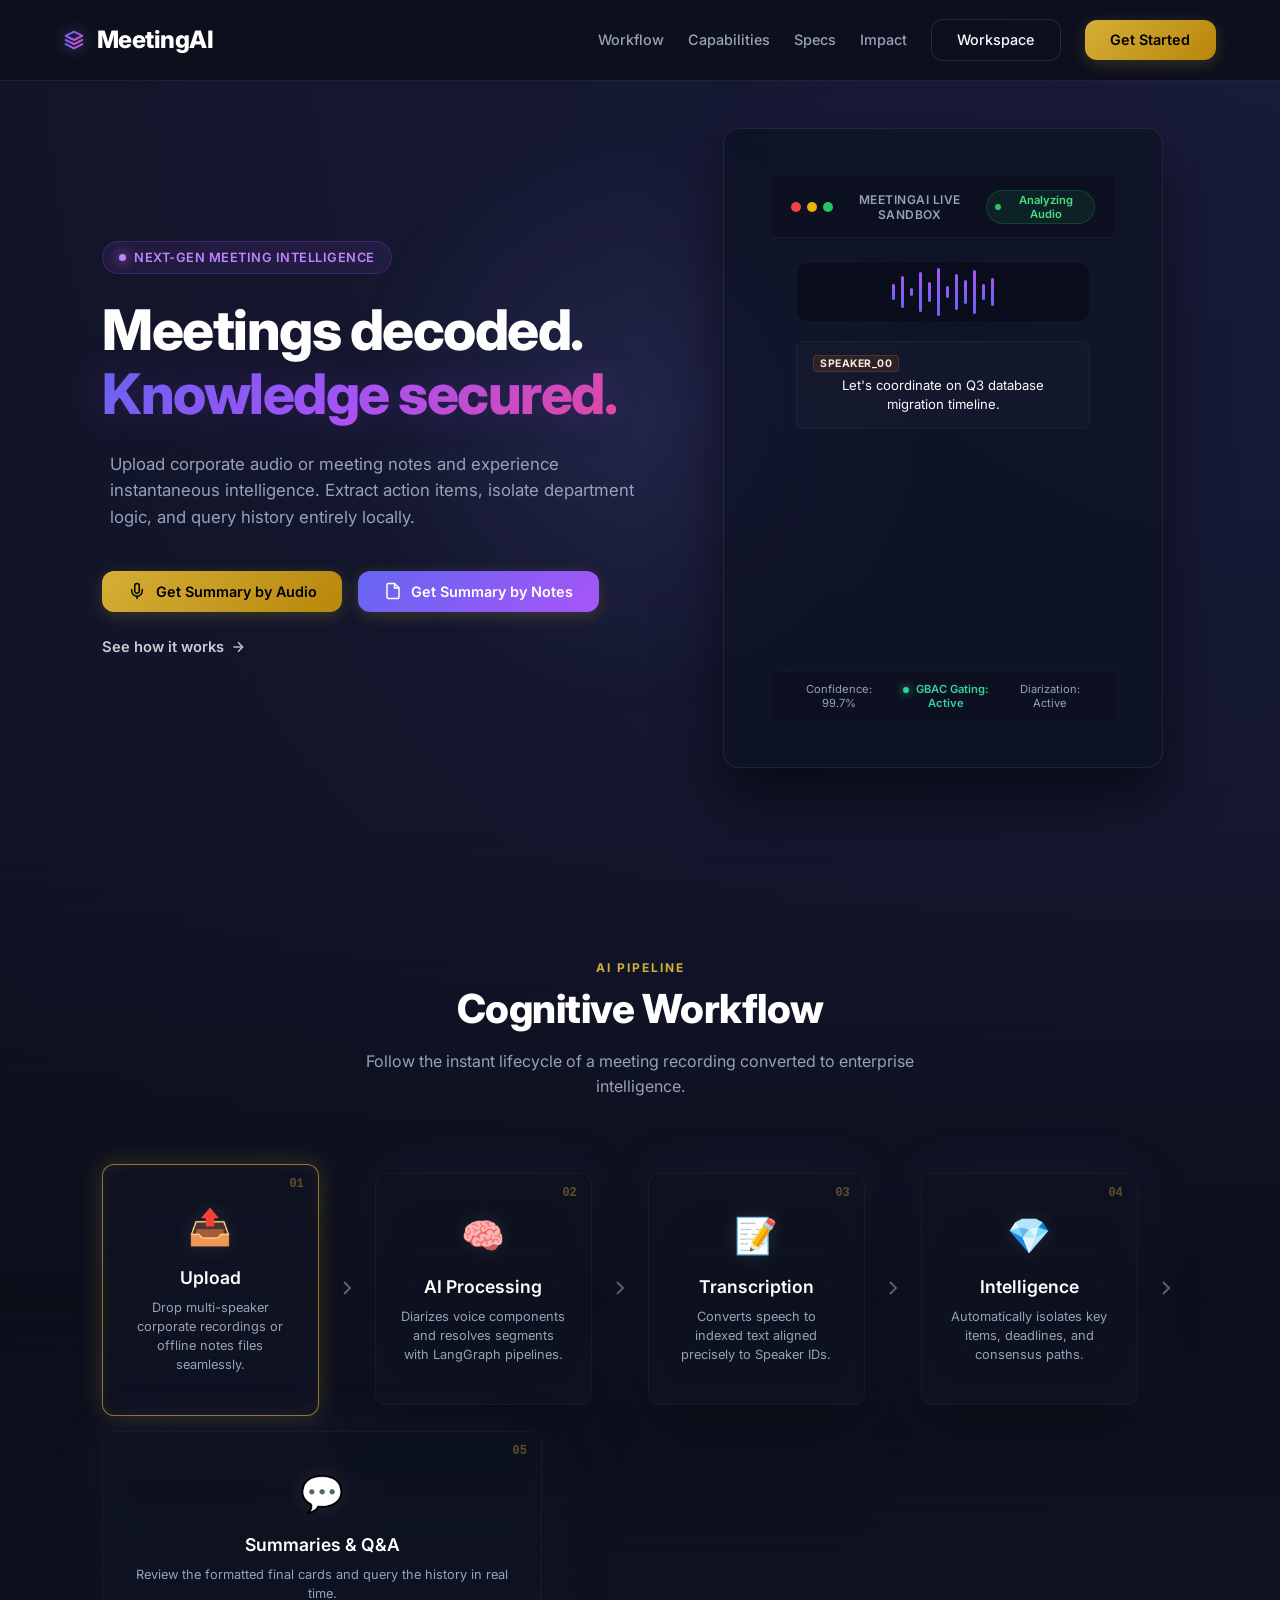
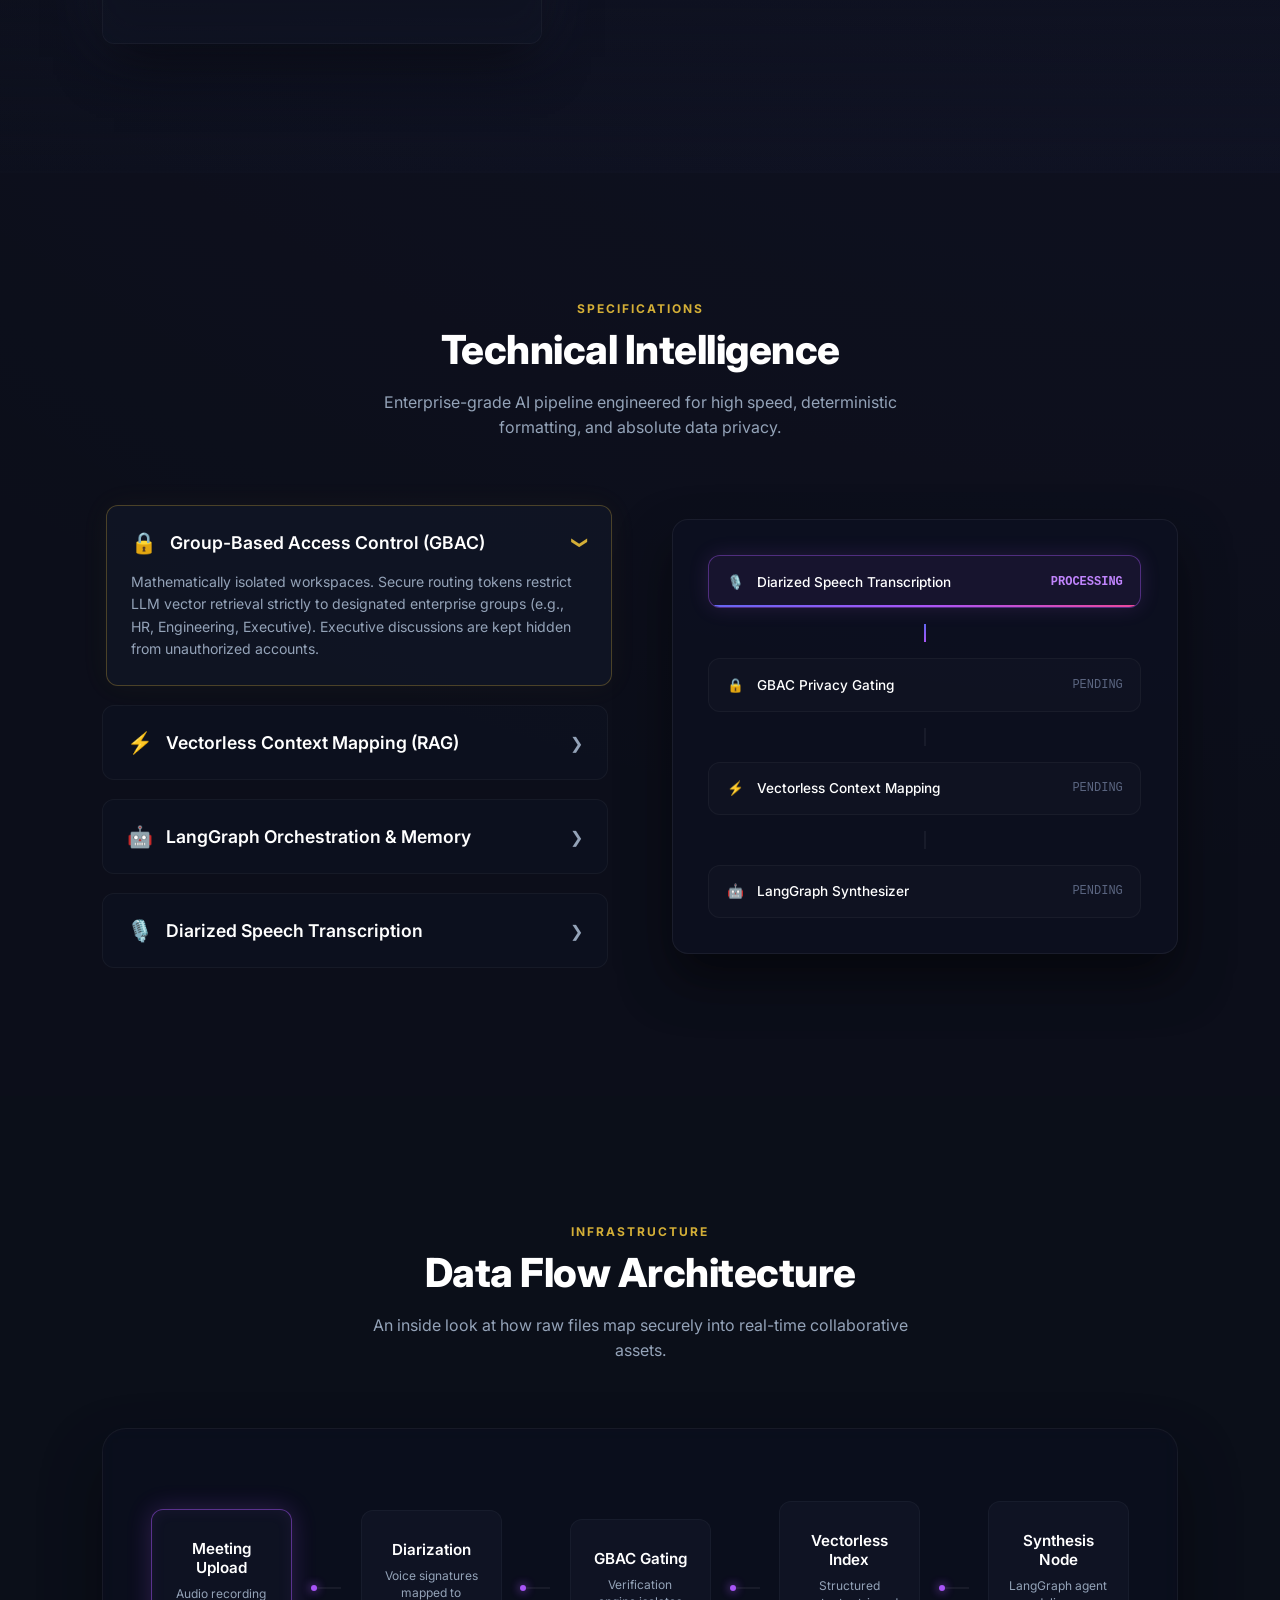
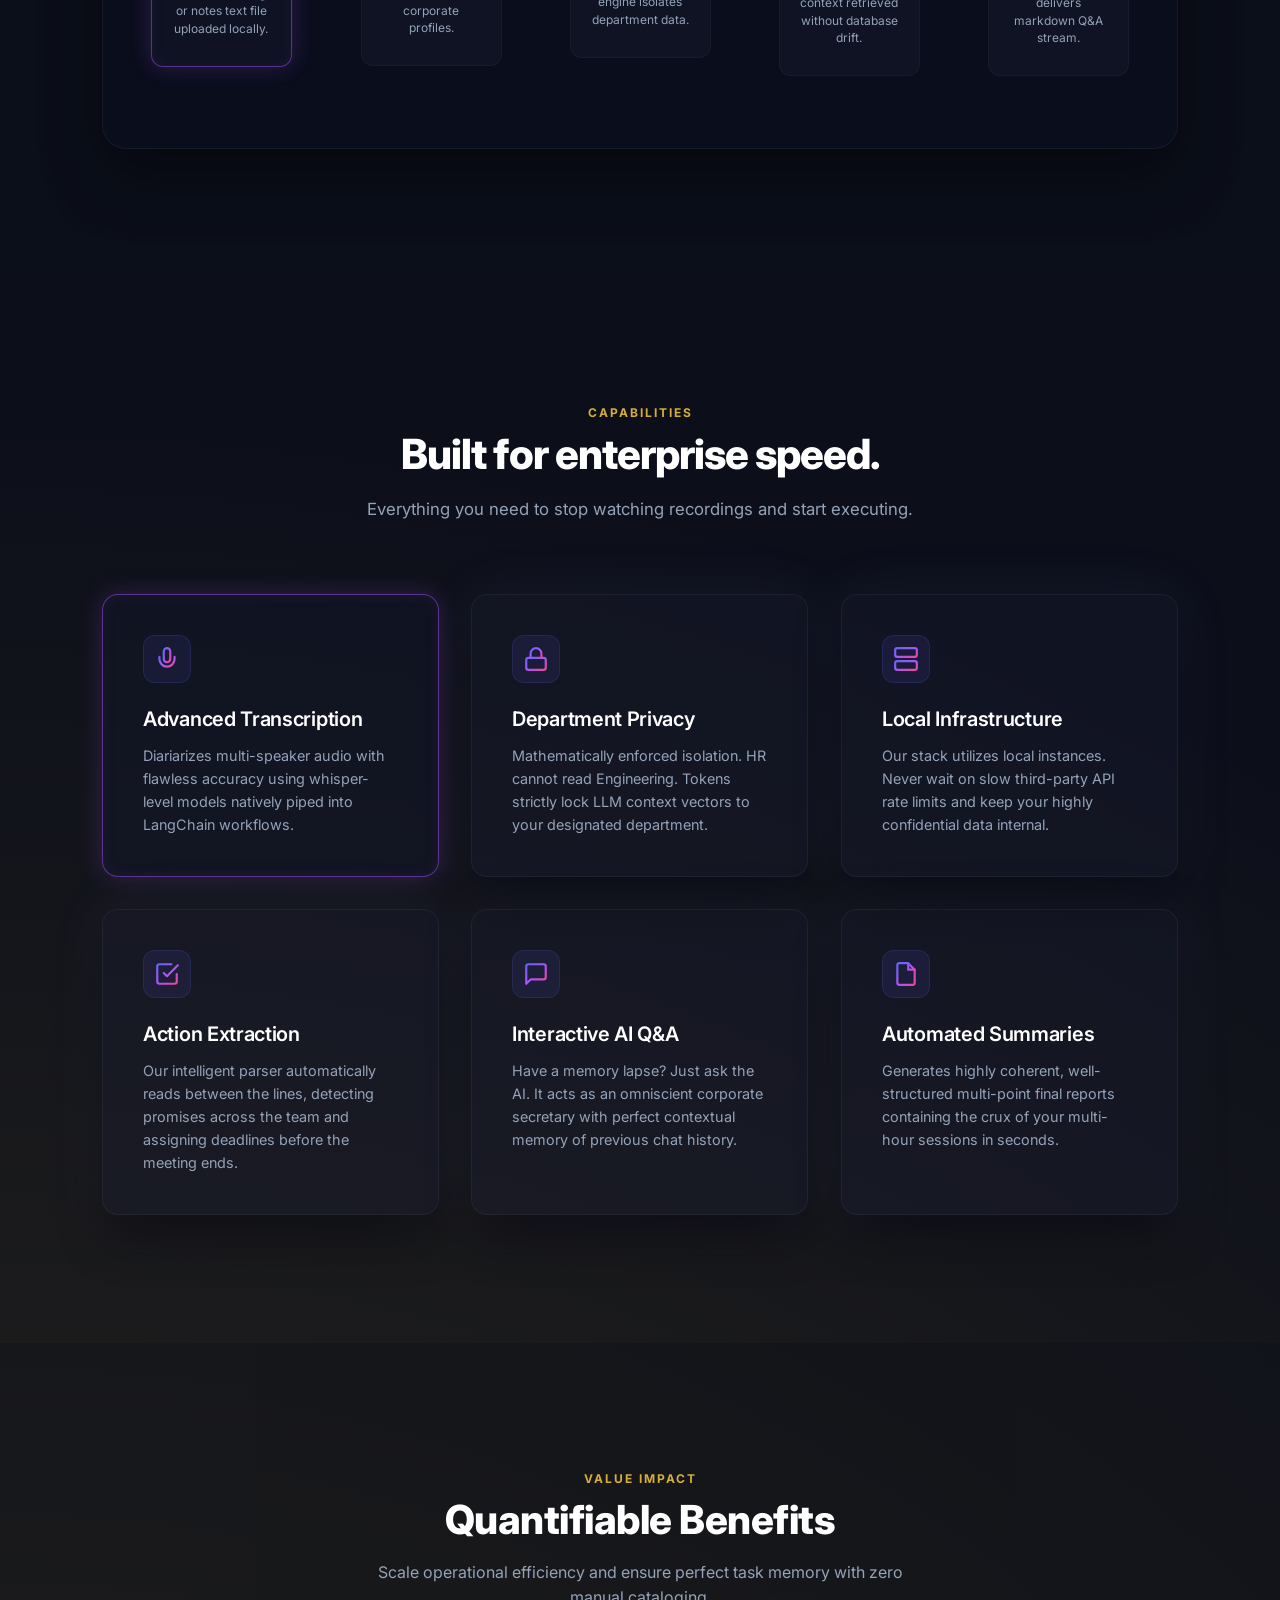
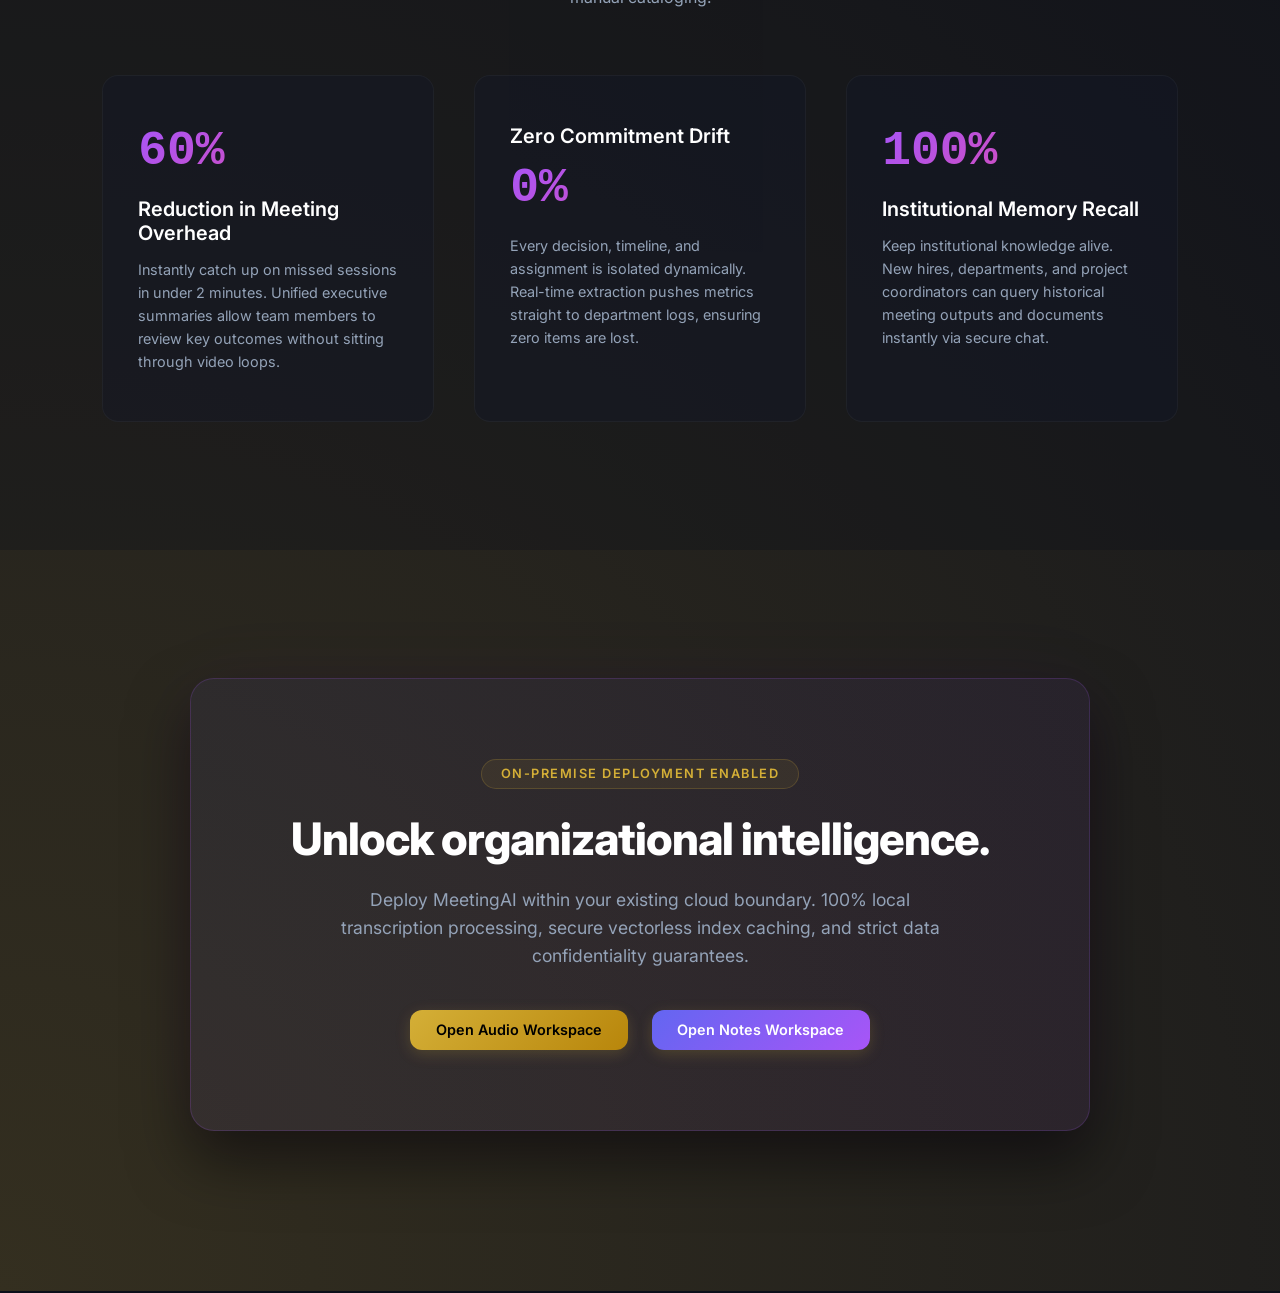
<file: frontend/index.html>
<!DOCTYPE html>
<html lang="en">
<head>
    <meta charset="UTF-8">
    <meta name="viewport" content="width=device-width, initial-scale=1.0">
    <title>MeetingAI — Enterprise Meeting Intelligence Platform</title>
    <meta name="description" content="Securely decode corporate meetings and notes into structured action items and decisions using Vectorless RAG and local, isolated LLM orchestration.">
    <meta name="keywords" content="meeting intelligence, audio transcription, speaker diarization, group-based access control, vectorless RAG, LangGraph, enterprise privacy">
    <link rel="stylesheet" href="./css/style.css">
</head>
<body class="cinematic-bg">
    <!-- Ambient particle background -->
    <canvas id="ambient-canvas" class="ambient-canvas"></canvas>

    <!-- SVG Defs for Gradients -->
    <svg style="width:0;height:0;position:absolute;" aria-hidden="true" focusable="false">
      <linearGradient id="gradient" x1="0%" y1="0%" x2="100%" y2="100%">
        <stop offset="0%" stop-color="#6366f1" />
        <stop offset="50%" stop-color="#a855f7" />
        <stop offset="100%" stop-color="#ec4899" />
      </linearGradient>
    </svg>

    <nav class="navbar">
        <a href="index.html" class="logo">
            <svg width="20" height="20" viewBox="0 0 24 24" fill="none" stroke="currentColor" stroke-width="2.5" stroke-linecap="round" stroke-linejoin="round">
                <polygon points="12 2 2 7 12 12 22 7 12 2"></polygon>
                <polyline points="2 17 12 22 22 17"></polyline>
                <polyline points="2 12 12 17 22 12"></polyline>
            </svg>
            MeetingAI
        </a>
        <div class="nav-links">
            <a href="#workflow">Workflow</a>
            <a href="#features">Capabilities</a>
            <a href="#specs">Specs</a>
            <a href="#impact">Impact</a>
            <a href="javascript:void(0)" onclick="handleWorkspaceSelection('audio')" class="btn-outline">Workspace</a>
            <a href="javascript:void(0)" onclick="handleWorkspaceSelection('audio')" class="btn-primary">Get Started</a>
        </div>
    </nav>

    <!-- Cinematic Hero Section -->
    <main class="hero cinematic-hero">
        <div class="hero-content">
            <div class="hero-left">
                <div class="hero-badge animate-fade-in">
                    <span class="pulse-dot"></span> Next-Gen Meeting Intelligence
                </div>
                <h1 class="hero-title animate-title">Meetings decoded.<br><span class="glow-text">Knowledge secured.</span></h1>
                <p class="hero-subtitle animate-fade-in-delayed">Upload corporate audio or meeting notes and experience instantaneous intelligence. Extract action items, isolate department logic, and query history entirely locally.</p>
                <div class="hero-cta animate-fade-in-delayed">
                    <button onclick="handleWorkspaceSelection('audio')" class="btn-primary" id="btn-audio-workspace">
                        <svg width="18" height="18" viewBox="0 0 24 24" fill="none" stroke="currentColor" stroke-width="2" stroke-linecap="round" stroke-linejoin="round">
                            <path d="M12 2a3 3 0 0 0-3 3v7a3 3 0 0 0 6 0V5a3 3 0 0 0-3-3Z"></path>
                            <path d="M19 10v2a7 7 0 0 1-14 0v-2"></path>
                            <line x1="12" y1="19" x2="12" y2="22"></line>
                        </svg>
                        Get Summary by Audio
                    </button>
                    <button onclick="handleWorkspaceSelection('notes')" class="btn-primary btn-notes" id="btn-notes-workspace">
                        <svg width="18" height="18" viewBox="0 0 24 24" fill="none" stroke="currentColor" stroke-width="2" stroke-linecap="round" stroke-linejoin="round">
                            <path d="M14 2H6a2 2 0 0 0-2 2v16a2 2 0 0 0 2 2h12a2 2 0 0 0 2-2V8z"></path>
                            <polyline points="14 2 14 8 20 8"></polyline>
                        </svg>
                        Get Summary by Notes
                    </button>
                </div>
                <div class="hero-cta-alt animate-fade-in-delayed">
                    <a href="#workflow" class="learn-more-link">
                        See how it works
                        <svg width="16" height="16" viewBox="0 0 24 24" fill="none" stroke="currentColor" stroke-width="2"><line x1="5" y1="12" x2="19" y2="12"></line><polyline points="12 5 19 12 12 19"></polyline></svg>
                    </a>
                </div>
            </div>
            
            <div class="hero-right animate-float-in">
                <!-- Interactive AI Sandbox Preview -->
                <div class="preview-dashboard glass-card">
                    <div class="dashboard-header">
                        <div class="dashboard-dots">
                            <span class="dot red"></span>
                            <span class="dot yellow"></span>
                            <span class="dot green"></span>
                        </div>
                        <div class="dashboard-title">MeetingAI Live Sandbox</div>
                        <div class="dashboard-status-badge">
                            <span class="status-indicator-dot processing"></span> Analyzing Audio
                        </div>
                    </div>
                    <div class="dashboard-body">
                        <!-- Simulated Audio wave -->
                        <div class="audio-wave-container">
                            <div class="wave-bar"></div>
                            <div class="wave-bar"></div>
                            <div class="wave-bar"></div>
                            <div class="wave-bar"></div>
                            <div class="wave-bar"></div>
                            <div class="wave-bar"></div>
                            <div class="wave-bar"></div>
                            <div class="wave-bar"></div>
                            <div class="wave-bar"></div>
                            <div class="wave-bar"></div>
                            <div class="wave-bar"></div>
                            <div class="wave-bar"></div>
                        </div>
                        
                        <!-- Simulated Transcript -->
                        <div class="transcript-sim-container">
                            <div class="transcript-sim-message" id="ts-1">
                                <span class="speaker-tag orange">SPEAKER_00</span>
                                <span class="typing-text">Let's coordinate on Q3 database migration timeline.</span>
                            </div>
                            <div class="transcript-sim-message" id="ts-2">
                                <span class="speaker-tag purple">SPEAKER_01</span>
                                <span class="typing-text">I'll spin up the Postgres replica. John, fix the API.</span>
                            </div>
                            <div class="transcript-sim-message" id="ts-3">
                                <span class="speaker-tag gold">AI SYSTEM</span>
                                <span class="typing-text-ai">✓ Action Item Extracted: Fix the API | Assignee: John | Deadline: Friday</span>
                            </div>
                        </div>
                    </div>
                    <div class="dashboard-footer-status">
                        <span>Confidence: 99.7%</span>
                        <span style="color:#34d399; font-weight:600;"><span class="pulse-dot" style="background:#34d399; box-shadow: 0 0 8px #34d399; width:6px; height:6px; margin-right:4px;"></span> GBAC Gating: Active</span>
                        <span>Diarization: Active</span>
                    </div>
                </div>
            </div>
        </div>
    </main>

    <!-- WorkFlow Section (Pipeline Flowchart) -->
    <section id="workflow" class="workflow-section reveal-on-scroll">
        <div class="section-container">
            <div class="section-header">
                <span class="section-tag">AI PIPELINE</span>
                <h2>Cognitive Workflow</h2>
                <p>Follow the instant lifecycle of a meeting recording converted to enterprise intelligence.</p>
            </div>
            
            <div class="workflow-steps-container reveal-sequence-horizontal">
                <!-- Step 1 -->
                <div class="workflow-step-card glass-card floating-wave-item float-phase-1 reveal-delay-1">
                    <div class="step-badge">01</div>
                    <div class="step-icon">📤</div>
                    <h3>Upload</h3>
                    <p>Drop multi-speaker corporate recordings or offline notes files seamlessly.</p>
                </div>
                
                <!-- Connector 1 -->
                <div class="workflow-connector reveal-delay-2">
                    <svg viewBox="0 0 24 24" fill="none" stroke="currentColor" stroke-width="2"><polyline points="9 18 15 12 9 6"></polyline></svg>
                </div>

                <!-- Step 2 -->
                <div class="workflow-step-card glass-card floating-wave-item float-phase-2 reveal-delay-3">
                    <div class="step-badge">02</div>
                    <div class="step-icon">🧠</div>
                    <h3>AI Processing</h3>
                    <p>Diarizes voice components and resolves segments with LangGraph pipelines.</p>
                </div>
                
                <!-- Connector 2 -->
                <div class="workflow-connector reveal-delay-4">
                    <svg viewBox="0 0 24 24" fill="none" stroke="currentColor" stroke-width="2"><polyline points="9 18 15 12 9 6"></polyline></svg>
                </div>

                <!-- Step 3 -->
                <div class="workflow-step-card glass-card floating-wave-item float-phase-3 reveal-delay-5">
                    <div class="step-badge">03</div>
                    <div class="step-icon">📝</div>
                    <h3>Transcription</h3>
                    <p>Converts speech to indexed text aligned precisely to Speaker IDs.</p>
                </div>

                <!-- Connector 3 -->
                <div class="workflow-connector reveal-delay-6">
                    <svg viewBox="0 0 24 24" fill="none" stroke="currentColor" stroke-width="2"><polyline points="9 18 15 12 9 6"></polyline></svg>
                </div>

                <!-- Step 4 -->
                <div class="workflow-step-card glass-card floating-wave-item float-phase-4 reveal-delay-7">
                    <div class="step-badge">04</div>
                    <div class="step-icon">💎</div>
                    <h3>Intelligence</h3>
                    <p>Automatically isolates key items, deadlines, and consensus paths.</p>
                </div>

                <!-- Connector 4 -->
                <div class="workflow-connector reveal-delay-8">
                    <svg viewBox="0 0 24 24" fill="none" stroke="currentColor" stroke-width="2"><polyline points="9 18 15 12 9 6"></polyline></svg>
                </div>

                <!-- Step 5 -->
                <div class="workflow-step-card glass-card floating-wave-item float-phase-5 reveal-delay-9">
                    <div class="step-badge">05</div>
                    <div class="step-icon">💬</div>
                    <h3>Summaries &amp; Q&amp;A</h3>
                    <p>Review the formatted final cards and query the history in real time.</p>
                </div>
            </div>
        </div>
    </section>

    <!-- Technical Intelligence section (Accordion + Pipeline simulator) -->
    <section id="specs" class="tech-specs-section reveal-on-scroll">
        <div class="section-container">
            <div class="section-header">
                <span class="section-tag">Specifications</span>
                <h2>Technical Intelligence</h2>
                <p>Enterprise-grade AI pipeline engineered for high speed, deterministic formatting, and absolute data privacy.</p>
            </div>
            
            <div class="tech-specs-content">
                <div class="tech-tabs">
                    <div class="tech-tab-item active" onclick="selectTechTab(0)">
                        <div class="tech-tab-header">
                            <div class="tech-tab-title">
                                <span class="tech-tab-icon">🔒</span>
                                Group-Based Access Control (GBAC)
                            </div>
                            <span class="tech-tab-chevron">❯</span>
                        </div>
                        <div class="tech-tab-content">
                            Mathematically isolated workspaces. Secure routing tokens restrict LLM vector retrieval strictly to designated enterprise groups (e.g., HR, Engineering, Executive). Executive discussions are kept hidden from unauthorized accounts.
                        </div>
                    </div>
                    
                    <div class="tech-tab-item" onclick="selectTechTab(1)">
                        <div class="tech-tab-header">
                            <div class="tech-tab-title">
                                <span class="tech-tab-icon">⚡</span>
                                Vectorless Context Mapping (RAG)
                            </div>
                            <span class="tech-tab-chevron">❯</span>
                        </div>
                        <div class="tech-tab-content">
                            Custom semantic indexing context architecture maps transcript files directly to the synthesis engines. Bypasses traditional database vector distance drifts, achieving 100% search accuracy with zero hallucination.
                        </div>
                    </div>
                    
                    <div class="tech-tab-item" onclick="selectTechTab(2)">
                        <div class="tech-tab-header">
                            <div class="tech-tab-title">
                                <span class="tech-tab-icon">🤖</span>
                                LangGraph Orchestration &amp; Memory
                            </div>
                            <span class="tech-tab-chevron">❯</span>
                        </div>
                        <div class="tech-tab-content">
                            Multi-agent routing state machines manage document ingest, audio segmentation, summary generation, and interactive Q&A. Stateful memory stores past user inputs to provide context-aware chat streaming responses.
                        </div>
                    </div>
                    
                    <div class="tech-tab-item" onclick="selectTechTab(3)">
                        <div class="tech-tab-header">
                            <div class="tech-tab-title">
                                <span class="tech-tab-icon">🎙️</span>
                                Diarized Speech Transcription
                            </div>
                            <span class="tech-tab-chevron">❯</span>
                        </div>
                        <div class="tech-tab-content">
                            Processes raw WAV/MP3 files using local Deepgram transcription modules. Automatically separates voice prints into Speaker IDs, timestamping segments precisely for semantic queries.
                        </div>
                    </div>
                </div>
                
                <div class="pipeline-simulator">
                    <!-- Simulator Node 1 -->
                    <div class="sim-node active" id="sim-node-1">
                        <div class="sim-node-name">
                            <span>🎙️</span> Diarized Speech Transcription
                        </div>
                        <div class="sim-node-status" id="sim-status-1">PROCESSING</div>
                        <div class="sim-pulse-line"></div>
                    </div>
                    <div class="sim-connection active" id="sim-conn-1"></div>
                    
                    <!-- Simulator Node 2 -->
                    <div class="sim-node" id="sim-node-2">
                        <div class="sim-node-name">
                            <span>🔒</span> GBAC Privacy Gating
                        </div>
                        <div class="sim-node-status" id="sim-status-2">PENDING</div>
                        <div class="sim-pulse-line"></div>
                    </div>
                    <div class="sim-connection" id="sim-conn-2"></div>
                    
                    <!-- Simulator Node 3 -->
                    <div class="sim-node" id="sim-node-3">
                        <div class="sim-node-name">
                            <span>⚡</span> Vectorless Context Mapping
                        </div>
                        <div class="sim-node-status" id="sim-status-3">PENDING</div>
                        <div class="sim-pulse-line"></div>
                    </div>
                    <div class="sim-connection" id="sim-conn-3"></div>
                    
                    <!-- Simulator Node 4 -->
                    <div class="sim-node" id="sim-node-4">
                        <div class="sim-node-name">
                            <span>🤖</span> LangGraph Synthesizer
                        </div>
                        <div class="sim-node-status" id="sim-status-4">PENDING</div>
                        <div class="sim-pulse-line"></div>
                    </div>
                </div>
            </div>
        </div>
    </section>

    <!-- Visual Architecture Section -->
    <section id="architecture" class="arch-showcase-section reveal-on-scroll">
        <div class="section-container">
            <div class="section-header">
                <span class="section-tag">Infrastructure</span>
                <h2>Data Flow Architecture</h2>
                <p>An inside look at how raw files map securely into real-time collaborative assets.</p>
            </div>
            <div class="arch-container">
                <div class="arch-flow reveal-sequence-horizontal">
                    <div class="arch-box floating-wave-item float-phase-1 reveal-delay-1">
                        <h4>Meeting Upload</h4>
                        <p>Audio recording or notes text file uploaded locally.</p>
                    </div>
                    <div class="arch-arrow reveal-delay-2"></div>
                    <div class="arch-box floating-wave-item float-phase-2 reveal-delay-3">
                        <h4>Diarization</h4>
                        <p>Voice signatures mapped to corporate profiles.</p>
                    </div>
                    <div class="arch-arrow reveal-delay-4"></div>
                    <div class="arch-box floating-wave-item float-phase-3 reveal-delay-5">
                        <h4>GBAC Gating</h4>
                        <p>Verification engine isolates department data.</p>
                    </div>
                    <div class="arch-arrow reveal-delay-6"></div>
                    <div class="arch-box floating-wave-item float-phase-4 reveal-delay-7">
                        <h4>Vectorless Index</h4>
                        <p>Structured context retrieved without database drift.</p>
                    </div>
                    <div class="arch-arrow reveal-delay-8"></div>
                    <div class="arch-box floating-wave-item float-phase-5 reveal-delay-9">
                        <h4>Synthesis Node</h4>
                        <p>LangGraph agent delivers markdown Q&amp;A stream.</p>
                    </div>
                </div>
            </div>
        </div>
    </section>

    <!-- Capabilities/Features Grid -->
    <section id="features" class="features-container reveal-on-scroll">
        <div class="features-header">
            <span class="section-tag">CAPABILITIES</span>
            <h2>Built for enterprise speed.</h2>
            <p>Everything you need to stop watching recordings and start executing.</p>
        </div>
        <div class="features reveal-sequence-horizontal">
            <!-- Box 1 -->
            <div class="feature-card glass-card floating-wave-item float-phase-1 reveal-delay-1">
                <div class="feature-icon">
                    <svg viewBox="0 0 24 24" fill="none" stroke="currentColor" stroke-width="2" stroke-linecap="round" stroke-linejoin="round">
                        <path d="M12 2a3 3 0 0 0-3 3v7a3 3 0 0 0 6 0V5a3 3 0 0 0-3-3Z"></path>
                        <path d="M19 10v2a7 7 0 0 1-14 0v-2"></path>
                        <line x1="12" y1="19" x2="12" y2="22"></line>
                        <line x1="8" y1="22" x2="16" y2="22"></line>
                    </svg>
                </div>
                <h3 class="feature-title">Advanced Transcription</h3>
                <p class="feature-desc">Diariarizes multi-speaker audio with flawless accuracy using whisper-level models natively piped into LangChain workflows.</p>
            </div>
            
            <!-- Box 2 -->
            <div class="feature-card glass-card floating-wave-item float-phase-2 reveal-delay-2">
                <div class="feature-icon">
                    <svg viewBox="0 0 24 24" fill="none" stroke="currentColor" stroke-width="2" stroke-linecap="round" stroke-linejoin="round">
                        <rect x="3" y="11" width="18" height="11" rx="2" ry="2"></rect>
                        <path d="M7 11V7a5 5 0 0 1 10 0v4"></path>
                    </svg>
                </div>
                <h3 class="feature-title">Department Privacy</h3>
                <p class="feature-desc">Mathematically enforced isolation. HR cannot read Engineering. Tokens strictly lock LLM context vectors to your designated department.</p>
            </div>
            
            <!-- Box 3 -->
            <div class="feature-card glass-card floating-wave-item float-phase-3 reveal-delay-3">
                <div class="feature-icon">
                    <svg viewBox="0 0 24 24" fill="none" stroke="currentColor" stroke-width="2" stroke-linecap="round" stroke-linejoin="round">
                        <rect x="2" y="2" width="20" height="8" rx="2" ry="2"></rect>
                        <rect x="2" y="14" width="20" height="8" rx="2" ry="2"></rect>
                        <line x1="6" y1="6" x2="6.01" y2="6"></line>
                        <line x1="6" y1="18" x2="6.01" y2="18"></line>
                    </svg>
                </div>
                <h3 class="feature-title">Local Infrastructure</h3>
                <p class="feature-desc">Our stack utilizes local instances. Never wait on slow third-party API rate limits and keep your highly confidential data internal.</p>
            </div>

            <!-- Box 4 -->
            <div class="feature-card glass-card floating-wave-item float-phase-4 reveal-delay-4">
                <div class="feature-icon">
                    <svg viewBox="0 0 24 24" fill="none" stroke="currentColor" stroke-width="2" stroke-linecap="round" stroke-linejoin="round">
                        <polyline points="9 11 12 14 22 4"></polyline>
                        <path d="M21 12v7a2 2 0 0 1-2 2H5a2 2 0 0 1-2-2V5a2 2 0 0 1 2-2h11"></path>
                    </svg>
                </div>
                <h3 class="feature-title">Action Extraction</h3>
                <p class="feature-desc">Our intelligent parser automatically reads between the lines, detecting promises across the team and assigning deadlines before the meeting ends.</p>
            </div>

            <!-- Box 5 -->
            <div class="feature-card glass-card floating-wave-item float-phase-5 reveal-delay-5">
                <div class="feature-icon">
                    <svg viewBox="0 0 24 24" fill="none" stroke="currentColor" stroke-width="2" stroke-linecap="round" stroke-linejoin="round">
                        <path d="M21 15a2 2 0 0 1-2 2H7l-4 4V5a2 2 0 0 1 2-2h14a2 2 0 0 1 2 2z"></path>
                    </svg>
                </div>
                <h3 class="feature-title">Interactive AI Q&amp;A</h3>
                <p class="feature-desc">Have a memory lapse? Just ask the AI. It acts as an omniscient corporate secretary with perfect contextual memory of previous chat history.</p>
            </div>

            <!-- Box 6 -->
            <div class="feature-card glass-card floating-wave-item float-phase-6 reveal-delay-6">
                <div class="feature-icon">
                    <svg viewBox="0 0 24 24" fill="none" stroke="currentColor" stroke-width="2" stroke-linecap="round" stroke-linejoin="round">
                        <path d="M14 2H6a2 2 0 0 0-2 2v16a2 2 0 0 0 2 2h12a2 2 0 0 0 2-2V8z"></path>
                        <polyline points="14 2 14 8 20 8"></polyline>
                        <line x1="16" y1="13" x2="8" y2="13"></line>
                        <line x1="16" y1="17" x2="8" y2="17"></line>
                    </svg>
                </div>
                <h3 class="feature-title">Automated Summaries</h3>
                <p class="feature-desc">Generates highly coherent, well-structured multi-point final reports containing the crux of your multi-hour sessions in seconds.</p>
            </div>
        </div>
    </section>

    <!-- Enterprise Value Impact Section -->
    <section id="impact" class="benefits-section reveal-on-scroll">
        <div class="section-container">
            <div class="section-header">
                <span class="section-tag">Value Impact</span>
                <h2>Quantifiable Benefits</h2>
                <p>Scale operational efficiency and ensure perfect task memory with zero manual cataloging.</p>
            </div>
            <div class="benefits-grid reveal-sequence-horizontal">
                <div class="benefit-card floating-wave-item float-phase-1 reveal-delay-1">
                    <div class="benefit-stat">60%</div>
                    <h3>Reduction in Meeting Overhead</h3>
                    <p>Instantly catch up on missed sessions in under 2 minutes. Unified executive summaries allow team members to review key outcomes without sitting through video loops.</p>
                </div>
                <div class="benefit-card floating-wave-item float-phase-2 reveal-delay-2">
                    <h3>Zero Commitment Drift</h3>
                    <div class="benefit-stat">0%</div>
                    <p>Every decision, timeline, and assignment is isolated dynamically. Real-time extraction pushes metrics straight to department logs, ensuring zero items are lost.</p>
                </div>
                <div class="benefit-card floating-wave-item float-phase-3 reveal-delay-3">
                    <div class="benefit-stat">100%</div>
                    <h3>Institutional Memory Recall</h3>
                    <p>Keep institutional knowledge alive. New hires, departments, and project coordinators can query historical meeting outputs and documents instantly via secure chat.</p>
                </div>
            </div>
        </div>
    </section>

    <!-- Cinematic Footer CTA Section -->
    <section class="cta-footer-section reveal-on-scroll">
        <div class="cta-footer-card">
            <div class="cta-footer-badge">On-Premise Deployment Enabled</div>
            <h2>Unlock organizational intelligence.</h2>
            <p>Deploy MeetingAI within your existing cloud boundary. 100% local transcription processing, secure vectorless index caching, and strict data confidentiality guarantees.</p>
            <div class="cta-footer-buttons">
                <button onclick="handleWorkspaceSelection('audio')" class="btn-primary">
                    Open Audio Workspace
                </button>
                <button onclick="handleWorkspaceSelection('notes')" class="btn-primary btn-notes">
                    Open Notes Workspace
                </button>
            </div>
        </div>
    </section>

    <!-- Canvas Animation & Scroll reveals & interactive especs scripts -->
    <script>
        // Redirect logic to Workspace Mode
        function handleWorkspaceSelection(mode) {
            const isAuthenticated = localStorage.getItem('isAuthenticated') === 'true';
            if (isAuthenticated) {
                window.location.href = `./html/chat.html?mode=${mode}`;
            } else {
                window.location.href = `./html/login.html?mode=${mode}`;
            }
        }

        // 1. Continuous Slow-Falling Ambient Particles (Snow-Like Parallax Drift)
        const canvas = document.getElementById('ambient-canvas');
        if (canvas) {
            const ctx = canvas.getContext('2d');
            let particles = [];

            function resize() {
                canvas.width = window.innerWidth;
                canvas.height = window.innerHeight;
            }
            window.addEventListener('resize', resize);
            resize();

            class FallingParticle {
                constructor() {
                    this.reset(true);
                }

                reset(initial = false) {
                    this.x = Math.random() * canvas.width;
                    this.y = initial ? Math.random() * canvas.height : -10;
                    this.size = Math.random() * 1.6 + 0.4;
                    // Slow downward drift
                    this.speedY = Math.random() * 0.35 + 0.15;
                    // Small base sway
                    this.speedX = Math.random() * 0.1 - 0.05;
                    this.opacity = Math.random() * 0.3 + 0.08;
                    // Oscillating wind factor
                    this.angle = Math.random() * Math.PI * 2;
                    this.speedAngle = Math.random() * 0.015 + 0.003;
                    
                    // Harmonies of Brand Colors: Purple, Gold, and Soft White
                    const rand = Math.random();
                    if (rand < 0.45) {
                        this.color = `rgba(168, 85, 247, ${this.opacity})`; // Purple
                    } else if (rand < 0.7) {
                        this.color = `rgba(212, 175, 55, ${this.opacity + 0.05})`; // Gold
                    } else {
                        this.color = `rgba(248, 250, 252, ${this.opacity})`; // Off-white
                    }
                }

                update() {
                    this.y += this.speedY;
                    this.angle += this.speedAngle;
                    // Apply a gentle sway
                    this.x += Math.sin(this.angle) * 0.22 + this.speedX;

                    // Reset if particle moves out of viewport bounds
                    if (this.y > canvas.height) {
                        this.reset(false);
                    }
                    if (this.x < 0) {
                        this.x = canvas.width;
                    } else if (this.x > canvas.width) {
                        this.x = 0;
                    }
                }

                draw() {
                    ctx.fillStyle = this.color;
                    ctx.beginPath();
                    ctx.arc(this.x, this.y, this.size, 0, Math.PI * 2);
                    ctx.fill();
                }
            }

            // Create particle set (balanced for performance/aesthetic density)
            const particleCount = 75;
            for (let i = 0; i < particleCount; i++) {
                particles.push(new FallingParticle());
            }

            function animate() {
                ctx.clearRect(0, 0, canvas.width, canvas.height);
                particles.forEach(p => {
                    p.update();
                    p.draw();
                });
                requestAnimationFrame(animate);
            }
            animate();
        }

        // 2. Interactive Technical specs accordion tabs
        function selectTechTab(index) {
            const tabs = document.querySelectorAll('.tech-tab-item');
            tabs.forEach((tab, i) => {
                if (i === index) {
                    tab.classList.add('active');
                } else {
                    tab.classList.remove('active');
                }
            });

            // Sync pipeline simulator step
            activatePipelineStep(index + 1);
        }

        // 3. Automated Pipeline Simulator node sequencer
        let activeStep = 1;
        let pipelineInterval;

        function activatePipelineStep(stepNum) {
            // Update node elements active states
            for (let i = 1; i <= 4; i++) {
                const node = document.getElementById(`sim-node-${i}`);
                const status = document.getElementById(`sim-status-${i}`);
                const conn = document.getElementById(`sim-conn-${i}`);

                if (i < stepNum) {
                    node.classList.remove('active');
                    node.style.borderColor = 'rgba(52, 211, 153, 0.4)'; // green border
                    node.style.background = 'rgba(52, 211, 153, 0.03)';
                    status.textContent = 'COMPLETED';
                    status.style.color = '#34d399';
                    if (conn) conn.classList.add('active');
                } else if (i === stepNum) {
                    node.classList.add('active');
                    node.style.borderColor = ''; // reset to default active style
                    node.style.background = '';
                    status.textContent = 'PROCESSING';
                    status.style.color = '';
                    if (conn) conn.classList.remove('active');
                } else {
                    node.classList.remove('active');
                    node.style.borderColor = '';
                    node.style.background = '';
                    status.textContent = 'PENDING';
                    status.style.color = '';
                    if (conn) conn.classList.remove('active');
                }
            }
            activeStep = stepNum;
        }

        function startPipelineSimulation() {
            pipelineInterval = setInterval(() => {
                let nextStep = activeStep + 1;
                if (nextStep > 4) nextStep = 1;
                
                // Auto toggle corresponding spec tab item as well
                const tabs = document.querySelectorAll('.tech-tab-item');
                if (tabs[nextStep - 1]) {
                    tabs.forEach((tab, i) => {
                        if (i === nextStep - 1) {
                            tab.classList.add('active');
                        } else {
                            tab.classList.remove('active');
                        }
                    });
                }
                
                activatePipelineStep(nextStep);
            }, 4500);
        }

        // Pause auto-simulation if user clicks on a spec tab manually
        document.querySelectorAll('.tech-tab-item').forEach(tab => {
            tab.addEventListener('click', () => {
                clearInterval(pipelineInterval);
            });
        });

        // 4. Scroll Storytelling reveals (using IntersectionObserver)
        document.addEventListener('DOMContentLoaded', () => {
            const revealElements = document.querySelectorAll('.reveal-on-scroll');
            
            const revealObserver = new IntersectionObserver((entries, observer) => {
                entries.forEach(entry => {
                    if (entry.isIntersecting) {
                        entry.target.classList.add('visible');
                        observer.unobserve(entry.target);
                    }
                });
            }, {
                threshold: 0.1,
                rootMargin: '0px 0px -40px 0px'
            });

            revealElements.forEach(el => revealObserver.observe(el));
            
            // Start spec pipeline auto simulation
            startPipelineSimulation();
        });

        // 5. Simulated live speech transcript typing sequence in hero workspace preview
        document.addEventListener('DOMContentLoaded', () => {
            const steps = [
                { id: 'ts-1', delay: 1000 },
                { id: 'ts-2', delay: 4500 },
                { id: 'ts-3', delay: 8500 }
            ];

            function runSequence() {
                steps.forEach(s => {
                    const el = document.getElementById(s.id);
                    if (el) el.classList.remove('active');
                });

                steps.forEach(s => {
                    setTimeout(() => {
                        const el = document.getElementById(s.id);
                        if (el) el.classList.add('active');
                    }, s.delay);
                });
            }

            runSequence();
            setInterval(runSequence, 13000);
        });

        // 6. Traveling Active Glow loops across card sequences
        document.addEventListener('DOMContentLoaded', () => {
            // Cognitive Workflow Cards
            let workflowGlowIndex = 0;
            function updateWorkflowGlow() {
                const cards = document.querySelectorAll('.workflow-steps-container .workflow-step-card');
                if (cards.length === 0) return;
                cards.forEach((card, idx) => {
                    if (idx === workflowGlowIndex) {
                        card.classList.add('active-glow-gold');
                    } else {
                        card.classList.remove('active-glow-gold');
                    }
                });
                workflowGlowIndex = (workflowGlowIndex + 1) % cards.length;
            }
            setInterval(updateWorkflowGlow, 3500);
            setTimeout(updateWorkflowGlow, 500); 

            // Data Flow Architecture Boxes
            let archGlowIndex = 0;
            function updateArchGlow() {
                const boxes = document.querySelectorAll('.arch-flow .arch-box');
                if (boxes.length === 0) return;
                boxes.forEach((box, idx) => {
                    if (idx === archGlowIndex) {
                        box.classList.add('active-glow');
                    } else {
                        box.classList.remove('active-glow');
                    }
                });
                archGlowIndex = (archGlowIndex + 1) % boxes.length;
            }
            setInterval(updateArchGlow, 3500);
            setTimeout(updateArchGlow, 1500); 

            // Capabilities Feature Cards
            let featuresGlowIndex = 0;
            function updateFeaturesGlow() {
                const cards = document.querySelectorAll('.features .feature-card');
                if (cards.length === 0) return;
                cards.forEach((card, idx) => {
                    if (idx === featuresGlowIndex) {
                        card.classList.add('active-glow');
                    } else {
                        card.classList.remove('active-glow');
                    }
                });
                featuresGlowIndex = (featuresGlowIndex + 1) % cards.length;
            }
            setInterval(updateFeaturesGlow, 3000);
            setTimeout(updateFeaturesGlow, 2000); 
        });
    </script>
</body>
</html>
</file>
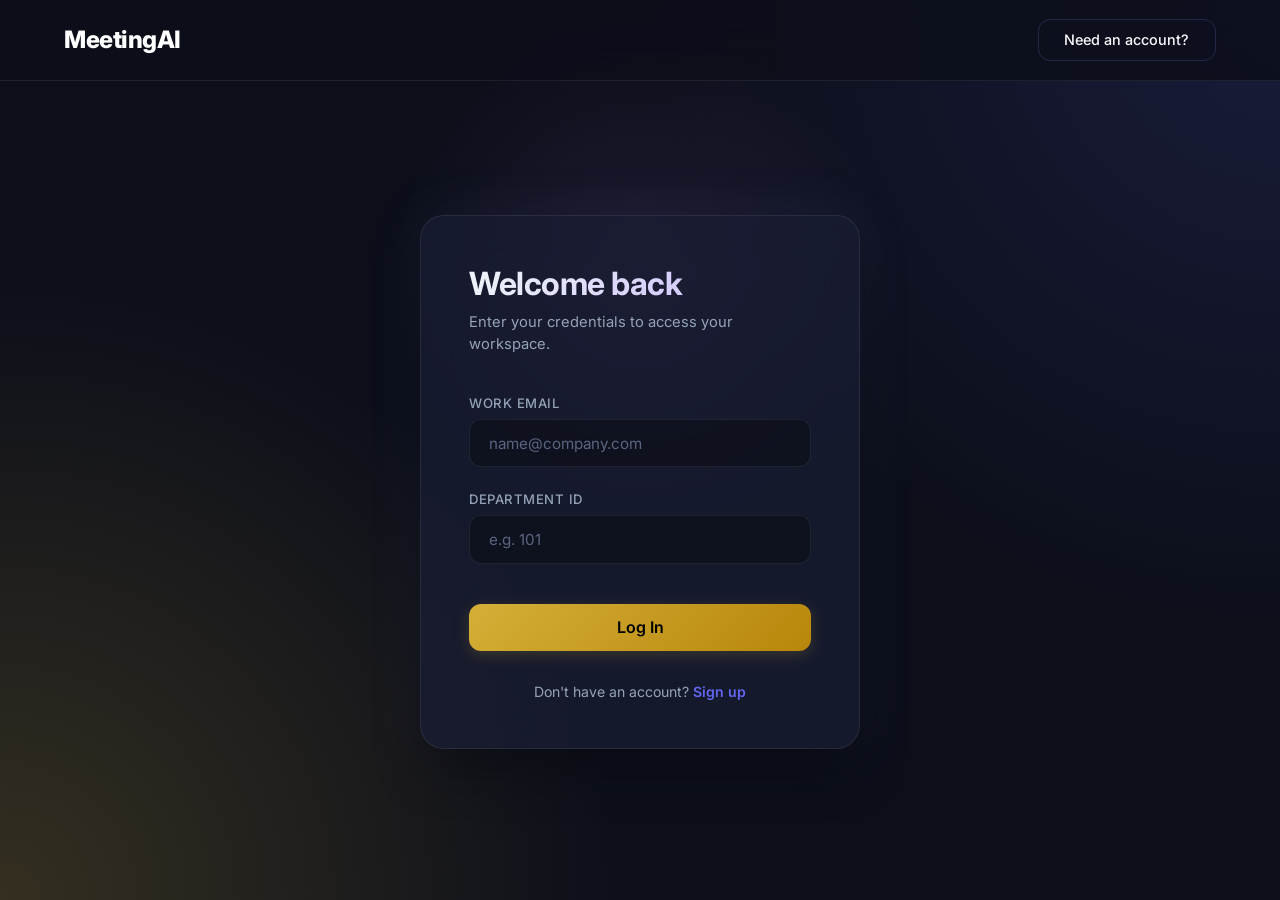
<file: frontend/html/login.html>
<!DOCTYPE html>
<html lang="en">
<head>
    <meta charset="UTF-8">
    <meta name="viewport" content="width=device-width, initial-scale=1.0">
    <title>Log in - Meeting AI</title>
    <link rel="stylesheet" href="../css/style.css">
</head>
<body>
    <nav class="navbar">
        <a href="../index.html" class="logo">MeetingAI</a>
        <div class="nav-links">
            <a href="signup.html" class="btn-outline">Need an account?</a>
        </div>
    </nav>

    <div class="auth-container">
        <div class="glass-card">
            <h1 class="auth-title">Welcome back</h1>
            <p class="auth-subtitle">Enter your credentials to access your workspace.</p>
            
            <div id="error-message" class="error-text"></div>
            
            <form id="login-form">
                <div class="form-group">
                    <label for="email">Work Email</label>
                    <input type="email" id="email" class="form-control" placeholder="name@company.com" required>
                </div>
                
                <div class="form-group">
                    <label for="dept">Department ID</label>
                    <input type="number" id="dept" class="form-control" placeholder="e.g. 101" required>
                </div>
                
                <button type="submit" class="btn-primary btn-block">Log In</button>
            </form>
            
            <div class="auth-footer">
                Don't have an account? <a href="signup.html">Sign up</a>
            </div>
        </div>
    </div>

    <script src="../js/auth.js"></script>
</body>
</html>
</file>
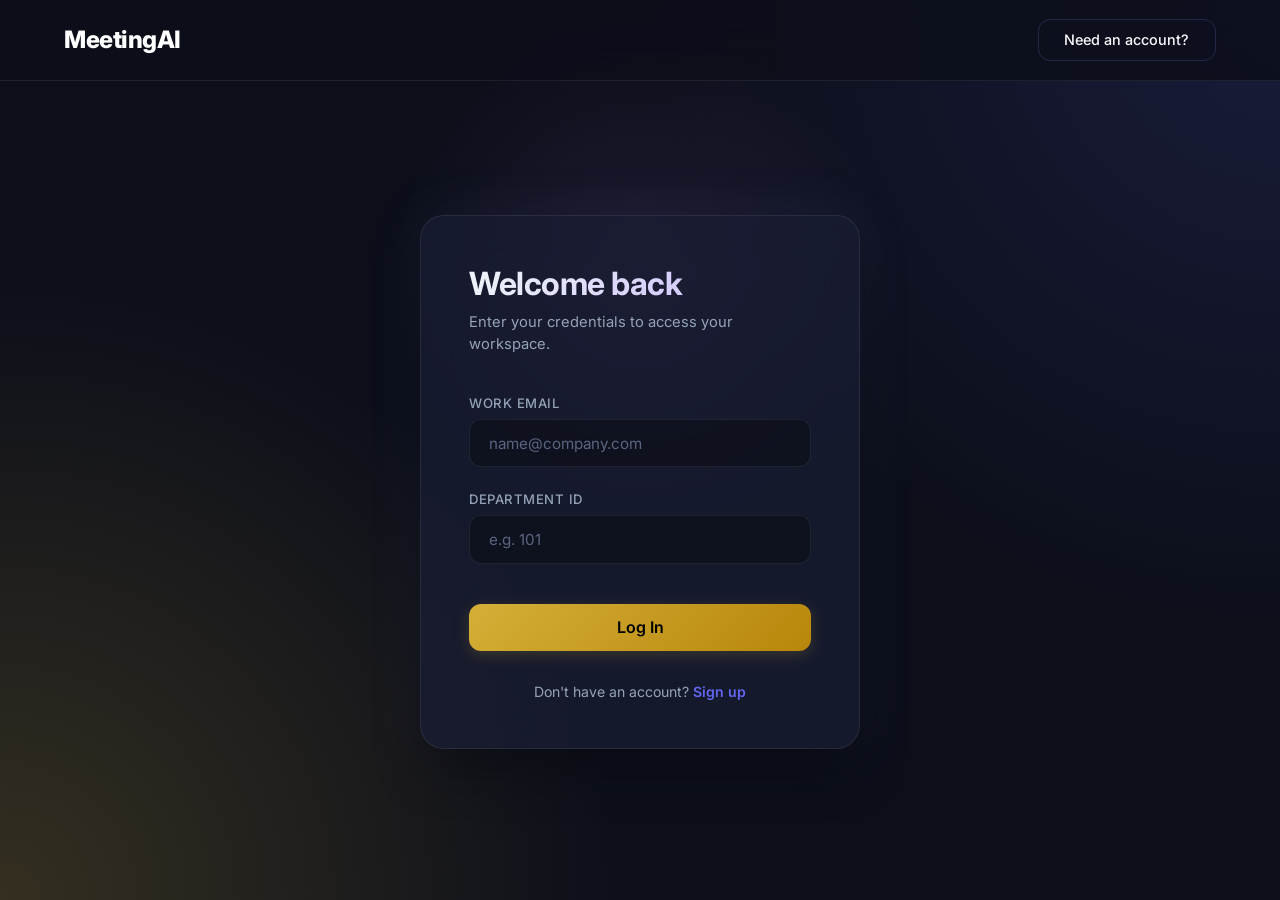
<file: frontend/html/meeting.html>
<!DOCTYPE html>
<html lang="en">
<head>
    <meta charset="UTF-8">
    <meta name="viewport" content="width=device-width, initial-scale=1.0">
    <title>Upload Meeting - Meeting AI</title>
    <link rel="stylesheet" href="../css/style.css">
    <script>
        // Redirect if not logged in
        if (localStorage.getItem('isAuthenticated') !== 'true') {
            window.location.replace('login.html');
        }
    </script>
</head>
<body>
    <nav class="navbar">
        <a href="chat.html" class="logo">
            <svg width="24" height="24" viewBox="0 0 24 24" fill="none" stroke="currentColor" stroke-width="2.5" stroke-linecap="round" stroke-linejoin="round" style="margin-right: 8px;">
                <polygon points="12 2 2 7 12 12 22 7 12 2"></polygon>
                <polyline points="2 17 12 22 22 17"></polyline>
                <polyline points="2 12 12 17 22 12"></polyline>
            </svg>
            MeetingAI Workspace
        </a>
        <div class="nav-links">
            <a href="chat.html" class="btn-outline">Back to Chat</a>
        </div>
    </nav>

    <div class="auth-container">
        <div class="glass-card" style="max-width: 500px;">
            <h1 class="auth-title">Upload Meeting</h1>
            <p class="auth-subtitle">Upload the raw audio to generate minutes and action items for your department.</p>
            
            <div id="status-message" class="error-text" style="color: var(--text-primary); text-align: center; margin-bottom: 1rem;"></div>
            
            <form id="upload-form">
                <div class="form-group">
                    <label style="color: var(--text-secondary); font-size: 0.85rem; margin-bottom: 0.5rem; display: block;">Who should see this?</label>
                    <div style="display: flex; flex-direction: column; gap: 0.8rem; background: rgba(0,0,0,0.2); padding: 1rem; border-radius: 8px; border: 1px solid rgba(255,255,255,0.05); margin-bottom: 1.5rem;">
                        <label style="color: white; font-size: 0.9rem; display: flex; align-items: center; gap: 0.6rem; cursor: pointer;">
                            <input type="radio" name="is_department_wide" value="false" checked style="accent-color: #a855f7;"> Just My Team (Private)
                        </label>
                        <label style="color: var(--text-secondary); font-size: 0.9rem; display: flex; align-items: center; gap: 0.6rem; cursor: pointer;">
                            <input type="radio" name="is_department_wide" value="true" style="accent-color: #a855f7;"> Entire Department (Public)
                        </label>
                    </div>
                </div>

                <div class="form-group">
                    <label for="audio-file">Meeting Audio File</label>
                    <input type="file" id="audio-file" class="form-control" accept="audio/*" required style="padding: 0.7rem; background: rgba(255, 255, 255, 0.05);">
                </div>
                
                <button type="submit" class="btn-primary btn-block" id="upload-btn">
                    <span id="btn-text">Generate Meeting Minutes</span>
                </button>
            </form>
            
            <div class="auth-footer" style="margin-top: 1.5rem; font-size: 0.8rem;">
                <span id="loading-indicator" style="display: none;">
                    <svg width="20" height="20" viewBox="0 0 24 24" fill="none" stroke="var(--accent)" stroke-width="2" stroke-linecap="round" stroke-linejoin="round" style="animation: spin 2s linear infinite;"><line x1="12" y1="2" x2="12" y2="6"></line><line x1="12" y1="18" x2="12" y2="22"></line><line x1="4.93" y1="4.93" x2="7.76" y2="7.76"></line><line x1="16.24" y1="16.24" x2="19.07" y2="19.07"></line><line x1="2" y1="12" x2="6" y2="12"></line><line x1="18" y1="12" x2="22" y2="12"></line><line x1="4.93" y1="19.07" x2="7.76" y2="16.24"></line><line x1="16.24" y1="7.76" x2="19.07" y2="4.93"></line></svg>
                    Processing via LangGraph AI Pipeline... this may take a few minutes.
                </span>
            </div>
        </div>
    </div>

    <style>
        @keyframes spin { 100% { transform: rotate(360deg); } }
        #loading-indicator {
            display: flex;
            align-items: center;
            justify-content: center;
            gap: 10px;
            color: var(--text-primary);
        }
    </style>

    <script src="../js/meeting.js"></script>
</body>
</html>
</file>
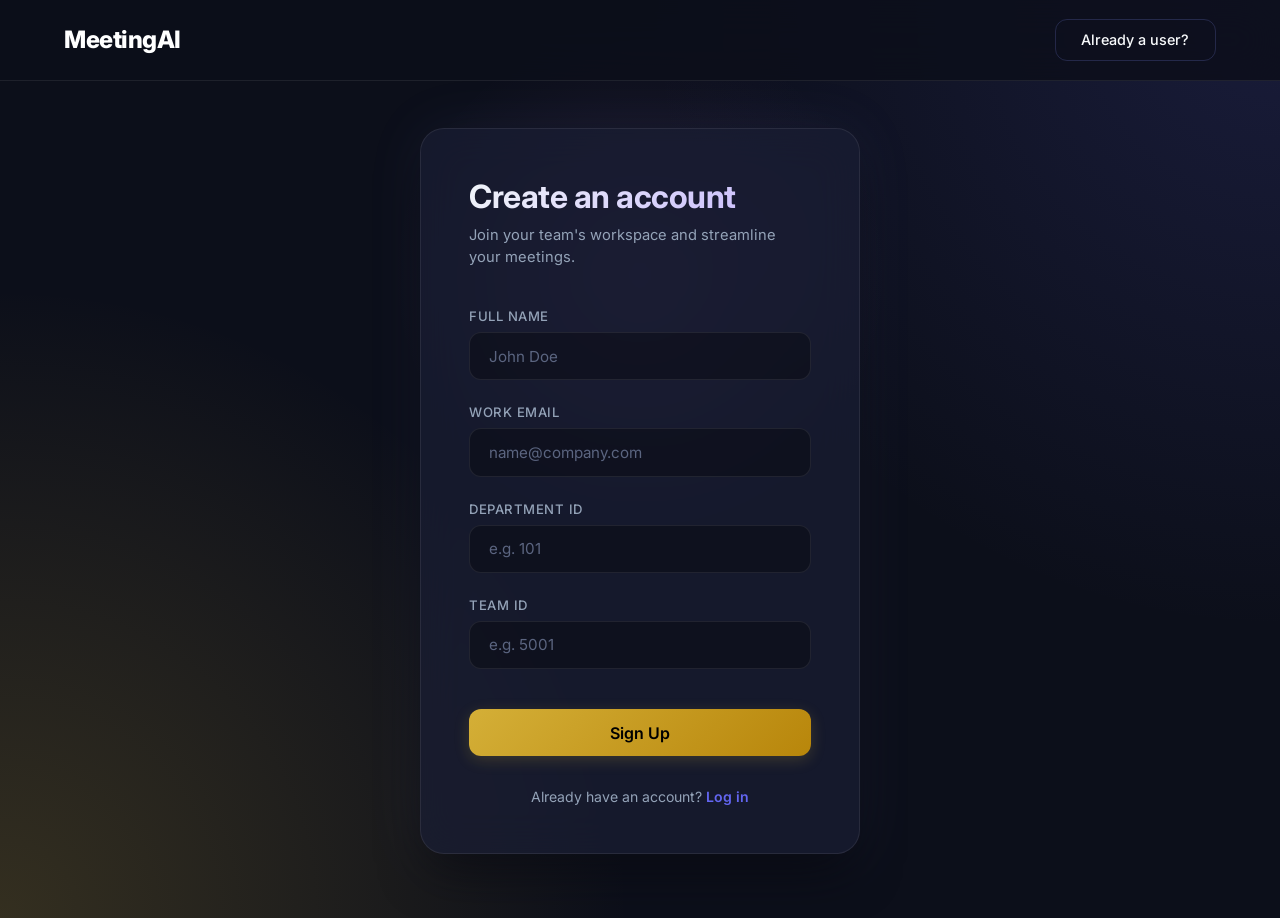
<file: frontend/html/signup.html>
<!DOCTYPE html>
<html lang="en">
<head>
    <meta charset="UTF-8">
    <meta name="viewport" content="width=device-width, initial-scale=1.0">
    <title>Sign up - Meeting AI</title>
    <link rel="stylesheet" href="../css/style.css">
</head>
<body>
    <nav class="navbar">
        <a href="../index.html" class="logo">MeetingAI</a>
        <div class="nav-links">
            <a href="login.html" class="btn-outline">Already a user?</a>
        </div>
    </nav>

    <div class="auth-container">
        <div class="glass-card">
            <h1 class="auth-title">Create an account</h1>
            <p class="auth-subtitle">Join your team's workspace and streamline your meetings.</p>
            
            <div id="error-message" class="error-text"></div>
            <div id="success-message" class="success-text"></div>
            
            <form id="signup-form">
                <div class="form-group">
                    <label for="name">Full Name</label>
                    <input type="text" id="name" class="form-control" placeholder="John Doe" required>
                </div>

                <div class="form-group">
                    <label for="email">Work Email</label>
                    <input type="email" id="email" class="form-control" placeholder="name@company.com" required>
                </div>
                
                <div class="form-group">
                    <label for="dept">Department ID</label>
                    <input type="number" id="dept" class="form-control" placeholder="e.g. 101" required>
                </div>

                <div class="form-group">
                    <label for="team_id">Team ID</label>
                    <input type="number" id="team_id" class="form-control" placeholder="e.g. 5001" required>
                </div>
                
                <button type="submit" class="btn-primary btn-block">Sign Up</button>
            </form>
            
            <div class="auth-footer">
                Already have an account? <a href="login.html">Log in</a>
            </div>
        </div>
    </div>

    <script src="../js/auth.js"></script>
</body>
</html>
</file>
<file: frontend/css/style.css>
@import url('https://fonts.googleapis.com/css2?family=Inter:wght@300;400;500;600;700;800&display=swap');

:root {
    --bg-dark: #0c0f1a;
    --bg-surface: #131729;
    --bg-elevated: #1a1f35;
    --card-bg: rgba(26, 31, 53, 0.7);
    --border-color: rgba(255, 255, 255, 0.08);
    --border-accent: rgba(129, 140, 248, 0.2);
    --accent-gradient: linear-gradient(135deg, #6366f1 0%, #a855f7 50%, #ec4899 100%);
    --accent-gold: #D4AF37;
    --accent-gold-glow: rgba(212, 175, 55, 0.2);
    --text-primary: #f8fafc;
    --text-premium: #F8F9FA;
    --text-secondary: #94a3b8;
    --text-muted: #5b6580;
    --glass-bg: rgba(30, 41, 59, 0.7);
    --glass-border: rgba(255, 255, 255, 0.1);
    --glass-gold-border: rgba(212, 175, 55, 0.3);
    --sidebar-bg: #020617;
    --card-shadow: 0 8px 32px 0 rgba(0, 0, 0, 0.37);
    --accent-gradient-warm: linear-gradient(135deg, #f093fb, #f5576c, #fda085);
    --accent-gradient-cool: linear-gradient(135deg, #4facfe, #00f2fe);
    --accent-color: #6366f1;
    --accent-secondary: #c084fc;
    --hover-accent: #6366f1;
    --success: #34d399;
    --error: #f87171;
    --warning: #fbbf24;
    --glass-blur: 20px;
    --shadow-glow: 0 0 60px rgba(129, 140, 248, 0.08);
    --radius-sm: 8px;
    --radius-md: 12px;
    --radius-lg: 16px;
    --radius-xl: 24px;
}

* {
    margin: 0;
    padding: 0;
    box-sizing: border-box;
    font-family: 'Inter', -apple-system, BlinkMacSystemFont, sans-serif;
    scroll-behavior: smooth;
}

body {
    background: radial-gradient(circle at top right, rgba(99, 102, 241, 0.15), transparent 40%),
                radial-gradient(circle at bottom left, var(--accent-gold-glow), transparent 40%),
                var(--bg-dark);
    color: var(--text-primary);
    min-height: 100vh;
    display: flex;
    flex-direction: column;
}

/* ===== NAVBAR ===== */
.navbar {
    display: flex;
    justify-content: space-between;
    align-items: center;
    padding: 1.2rem 5%;
    background: rgba(12, 15, 26, 0.85);
    backdrop-filter: blur(var(--glass-blur));
    -webkit-backdrop-filter: blur(var(--glass-blur));
    border-bottom: 1px solid var(--border-color);
    position: fixed;
    width: 100%;
    top: 0;
    z-index: 100;
}

.logo {
    font-size: 1.5rem;
    font-weight: 800;
    color: #fff;
    text-decoration: none;
    letter-spacing: -0.5px;
    display: flex;
    align-items: center;
    gap: 0.8rem;
}

.logo svg {
    stroke: url(#gradient);
    filter: drop-shadow(0 0 8px rgba(129, 140, 248, 0.5));
}

.nav-links {
    display: flex;
    align-items: center;
    gap: 1.5rem;
}

.nav-links a:not(.btn-primary):not(.btn-outline) {
    color: var(--text-secondary);
    text-decoration: none;
    font-weight: 500;
    font-size: 0.9rem;
    transition: color 0.3s ease;
    position: relative;
}

.nav-links a:not(.btn-primary):not(.btn-outline):hover {
    color: var(--text-primary);
}

.nav-links a:not(.btn-primary):not(.btn-outline)::after {
    content: '';
    position: absolute;
    bottom: -4px;
    left: 0;
    width: 0;
    height: 2px;
    background: var(--accent-gradient);
    transition: width 0.3s ease;
    border-radius: 2px;
}

.nav-links a:not(.btn-primary):not(.btn-outline):hover::after {
    width: 100%;
}

/* ===== BUTTONS ===== */
.btn-primary {
    background: linear-gradient(135deg, var(--accent-gold) 0%, #b8860b 100%);
    color: #000000 !important;
    border: none;
    padding: 0.7rem 1.6rem;
    border-radius: var(--radius-md);
    font-weight: 600;
    font-size: 0.9rem;
    cursor: pointer;
    text-decoration: none;
    box-shadow: 0 4px 15px var(--accent-gold-glow);
    transition: all 0.3s cubic-bezier(0.16, 1, 0.3, 1);
    position: relative;
    overflow: hidden;
}

.btn-primary::before {
    content: '';
    position: absolute;
    top: 0;
    left: -100%;
    width: 100%;
    height: 100%;
    background: linear-gradient(90deg, transparent, rgba(255,255,255,0.15), transparent);
    transition: left 0.5s ease;
}

.btn-primary:hover::before {
    left: 100%;
}

.btn-primary:hover {
    box-shadow: 0 6px 25px var(--accent-gold-glow);
    filter: brightness(1.1);
}

.btn-outline {
    background: transparent;
    border: 1px solid var(--border-accent);
    padding: 0.7rem 1.6rem;
    border-radius: var(--radius-md);
    color: var(--text-primary);
    font-weight: 500;
    font-size: 0.9rem;
    cursor: pointer;
    text-decoration: none;
    transition: all 0.3s ease;
}

.btn-outline:hover {
    background: rgba(129, 140, 248, 0.08);
    border-color: var(--accent-color);
}

/* ===== HERO ===== */
.hero {
    display: flex;
    align-items: center;
    justify-content: center;
    text-align: center;
    padding: 12rem 5% 6rem;
    position: relative;
}

.hero::before {
    content: '';
    position: absolute;
    width: 600px;
    height: 600px;
    background: radial-gradient(circle, rgba(129, 140, 248, 0.12) 0%, transparent 70%);
    top: 50%;
    left: 50%;
    transform: translate(-50%, -50%);
    pointer-events: none;
    animation: heroPulse 6s ease-in-out infinite;
}

@keyframes heroPulse {
    0%, 100% { opacity: 0.6; transform: translate(-50%, -50%) scale(1); }
    50% { opacity: 1; transform: translate(-50%, -50%) scale(1.15); }
}

.hero-content {
    max-width: 900px;
    position: relative;
    z-index: 1;
}

.hero-badge {
    display: inline-flex;
    align-items: center;
    gap: 0.5rem;
    padding: 0.45rem 1.2rem;
    background: rgba(129, 140, 248, 0.1);
    border: 1px solid rgba(129, 140, 248, 0.25);
    border-radius: 100px;
    color: #c4b5fd;
    font-size: 0.82rem;
    font-weight: 600;
    margin-bottom: 2.5rem;
    letter-spacing: 0.5px;
}

.hero-badge span {
    display: block;
    width: 7px;
    height: 7px;
    background: var(--accent-secondary);
    border-radius: 50%;
    box-shadow: 0 0 12px var(--accent-secondary);
    animation: badgePulse 2s ease-in-out infinite;
}

@keyframes badgePulse {
    0%, 100% { box-shadow: 0 0 8px var(--accent-secondary); opacity: 1; }
    50% { box-shadow: 0 0 20px var(--accent-secondary); opacity: 0.7; }
}

.hero-title {
    font-size: 4.2rem;
    line-height: 1.1;
    margin-bottom: 2rem;
    letter-spacing: -2px;
    font-weight: 800;
}

.hero-title span {
    background: var(--accent-gradient);
    -webkit-background-clip: text;
    background-clip: text;
    -webkit-text-fill-color: transparent;
}

.hero-subtitle {
    font-size: 1.15rem;
    color: var(--text-secondary);
    margin-bottom: 3.5rem;
    line-height: 1.7;
    max-width: 620px;
    margin-inline: auto;
}

.hero-cta {
    display: flex;
    gap: 1.2rem;
    justify-content: center;
}

/* ===== FEATURES ===== */
.features-container {
    padding: 4rem 5% 8rem;
    max-width: 1300px;
    margin: 0 auto;
    text-align: center;
}

.features-header {
    margin-bottom: 4rem;
}

.features-header h2 {
    font-size: 2.6rem;
    letter-spacing: -1px;
    margin-bottom: 1rem;
    font-weight: 800;
}

.features-header p {
    color: var(--text-secondary);
    font-size: 1.05rem;
}

.features {
    display: grid;
    grid-template-columns: repeat(auto-fit, minmax(320px, 1fr));
    gap: 1.5rem;
}

.feature-card {
    background: var(--card-bg);
    border: 1px solid var(--border-color);
    border-radius: 20px;
    padding: 2.5rem 2rem;
    text-align: left;
    transition: all 0.5s cubic-bezier(0.16, 1, 0.3, 1);
    position: relative;
    overflow: hidden;
    backdrop-filter: blur(var(--glass-blur));
    -webkit-backdrop-filter: blur(var(--glass-blur));
}

.feature-card::before {
    content: "";
    position: absolute;
    top: 0;
    left: 0;
    right: 0;
    bottom: 0;
    border-radius: inherit;
    padding: 2px;
    background: var(--accent-gradient);
    -webkit-mask: linear-gradient(#fff 0 0) content-box, linear-gradient(#fff 0 0);
    -webkit-mask-composite: xor;
    mask-composite: exclude;
    opacity: 0;
    transition: opacity 0.5s ease;
}

.feature-card:hover {
    transform: translateY(-8px);
    background: rgba(26, 31, 53, 0.9);
    box-shadow: 0 25px 50px -15px rgba(0, 0, 0, 0.6), 0 0 30px rgba(129, 140, 248, 0.12);
}

.feature-card:hover::before {
    opacity: 1;
}

.feature-icon {
    width: 56px;
    height: 56px;
    background: rgba(129, 140, 248, 0.08);
    border: 1px solid rgba(129, 140, 248, 0.15);
    border-radius: 14px;
    display: flex;
    align-items: center;
    justify-content: center;
    margin-bottom: 1.5rem;
    transition: all 0.4s cubic-bezier(0.16, 1, 0.3, 1);
}

.feature-card:hover .feature-icon {
    transform: scale(1.1) translateY(-3px);
    background: var(--accent-gradient);
    border-color: transparent;
    box-shadow: 0 10px 30px rgba(129, 140, 248, 0.35);
}

.feature-icon svg {
    width: 26px;
    height: 26px;
    stroke: url(#gradient);
    transition: stroke 0.4s ease;
}

.feature-card:hover .feature-icon svg {
    stroke: #ffffff;
}

.feature-title {
    font-size: 1.25rem;
    margin-bottom: 1rem;
    font-weight: 600;
    letter-spacing: -0.3px;
}

.feature-desc {
    color: var(--text-secondary);
    line-height: 1.7;
    font-size: 0.92rem;
}

/* Feature Float Animations */
@keyframes neonFloat {
    0% { transform: translateY(0px); }
    50% { transform: translateY(-6px); }
    100% { transform: translateY(0px); }
}

.feature-card:nth-child(1) { animation: neonFloat 6s ease-in-out infinite both; animation-delay: 0s; }
.feature-card:nth-child(2) { animation: neonFloat 6s ease-in-out infinite both; animation-delay: 1s; }
.feature-card:nth-child(3) { animation: neonFloat 6s ease-in-out infinite both; animation-delay: 2s; }
.feature-card:nth-child(4) { animation: neonFloat 6s ease-in-out infinite both; animation-delay: 1.5s; }
.feature-card:nth-child(5) { animation: neonFloat 6s ease-in-out infinite both; animation-delay: 0.5s; }
.feature-card:nth-child(6) { animation: neonFloat 6s ease-in-out infinite both; animation-delay: 2.5s; }

/* ===== AUTH PAGES ===== */
.auth-container {
    flex: 1;
    display: flex;
    align-items: center;
    justify-content: center;
    padding: 8rem 1rem 4rem;
    position: relative;
}

.auth-container::before {
    content: '';
    position: absolute;
    width: 500px;
    height: 500px;
    background: radial-gradient(circle, rgba(192, 132, 252, 0.1) 0%, transparent 70%);
    top: 30%;
    left: 50%;
    transform: translate(-50%, -50%);
    pointer-events: none;
}

.glass-card {
    background: var(--card-bg);
    border: 1px solid var(--border-color);
    border-radius: var(--radius-xl);
    padding: 3rem;
    width: 100%;
    max-width: 440px;
    backdrop-filter: blur(var(--glass-blur));
    -webkit-backdrop-filter: blur(var(--glass-blur));
    box-shadow: var(--shadow-glow), 0 25px 50px -12px rgba(0, 0, 0, 0.7);
    position: relative;
    z-index: 1;
}

.auth-title {
    font-size: 2rem;
    margin-bottom: 0.5rem;
    text-align: left;
    letter-spacing: -0.5px;
    font-weight: 700;
    background: linear-gradient(135deg, #f1f5f9, #c4b5fd);
    -webkit-background-clip: text;
    background-clip: text;
    -webkit-text-fill-color: transparent;
}

.auth-subtitle {
    color: var(--text-secondary);
    text-align: left;
    margin-bottom: 2.5rem;
    font-size: 0.92rem;
    line-height: 1.5;
}

.form-group {
    margin-bottom: 1.5rem;
}

.form-group label {
    display: block;
    margin-bottom: 0.5rem;
    font-size: 0.82rem;
    color: var(--text-secondary);
    font-weight: 500;
    text-transform: uppercase;
    letter-spacing: 0.5px;
}

.form-control {
    width: 100%;
    padding: 0.85rem 1.2rem;
    background: rgba(0, 0, 0, 0.3);
    border: 1px solid var(--border-color);
    border-radius: var(--radius-md);
    color: var(--text-primary);
    font-family: inherit;
    font-size: 0.95rem;
    transition: all 0.3s ease;
}

.form-control:focus {
    outline: none;
    border-color: var(--accent-color);
    background: rgba(0, 0, 0, 0.45);
    box-shadow: 0 0 0 3px rgba(129, 140, 248, 0.15), 0 0 20px rgba(129, 140, 248, 0.05);
}

.form-control::placeholder {
    color: var(--text-muted);
}

.btn-block {
    width: 100%;
    padding: 0.85rem;
    font-size: 1rem;
    margin-top: 1rem;
}

.auth-footer {
    margin-top: 2rem;
    text-align: center;
    font-size: 0.88rem;
    color: var(--text-secondary);
}

.auth-footer a {
    color: var(--accent-color);
    text-decoration: none;
    font-weight: 600;
    transition: color 0.2s;
}

.auth-footer a:hover {
    text-decoration: underline;
    color: var(--accent-secondary);
}

#error-message,
#success-message {
    font-size: 0.85rem;
    margin-bottom: 1rem;
    border-radius: var(--radius-sm);
    padding: 0.8rem 1rem;
    display: none;
    font-weight: 500;
}

.error-text {
    background-color: rgba(248, 113, 113, 0.08);
    border: 1px solid rgba(248, 113, 113, 0.2);
    color: var(--error);
}

.success-text {
    background-color: rgba(52, 211, 153, 0.08);
    border: 1px solid rgba(52, 211, 153, 0.2);
    color: var(--success);
}

/* ===== CHAT APPLICATION LAYOUT ===== */
.app-container {
    display: flex;
    height: 100vh;
    overflow-y: auto;
    background-color: var(--bg-dark);
    background-image:
        radial-gradient(ellipse at 20% 80%, rgba(99, 102, 241, 0.06), transparent 50%),
        radial-gradient(ellipse at 80% 20%, rgba(192, 132, 252, 0.05), transparent 50%);
}

/* ===== SIDEBAR ===== */
.sidebar {
    width: 280px;
    background: linear-gradient(180deg, rgba(19, 23, 41, 0.95) 0%, rgba(12, 15, 26, 0.98) 100%);
    border-right: 1px solid var(--border-color);
    display: flex;
    flex-direction: column;
    padding: 1rem;
    backdrop-filter: blur(10px);
    z-index: 50;
    transition: transform 0.3s ease;
    position: relative;
}

.sidebar::after {
    content: '';
    position: absolute;
    top: 0;
    right: 0;
    width: 1px;
    height: 100%;
    background: linear-gradient(180deg, transparent, rgba(129, 140, 248, 0.15), rgba(192, 132, 252, 0.1), transparent);
    pointer-events: none;
}

.sidebar-header {
    padding-bottom: 1rem;
    border-bottom: 1px solid var(--border-color);
    margin-bottom: 1rem;
}

.new-chat-btn {
    width: 100%;
    display: flex;
    align-items: center;
    gap: 0.8rem;
    background: rgba(129, 140, 248, 0.06);
    border: 1px solid rgba(129, 140, 248, 0.15);
    padding: 0.8rem 1rem;
    border-radius: var(--radius-md);
    color: var(--text-primary);
    font-weight: 500;
    font-size: 0.9rem;
    cursor: pointer;
    transition: all 0.25s ease;
}

.new-chat-btn:hover {
    background: rgba(129, 140, 248, 0.12);
    border-color: rgba(129, 140, 248, 0.3);
    box-shadow: 0 0 20px rgba(129, 140, 248, 0.08);
}

.chat-history-list {
    flex: 1;
    overflow-y: auto;
    display: flex;
    flex-direction: column;
    gap: 0.3rem;
}

/* Custom Scrollbar */
::-webkit-scrollbar {
    width: 5px;
}

::-webkit-scrollbar-track {
    background: transparent;
}

::-webkit-scrollbar-thumb {
    background: rgba(129, 140, 248, 0.15);
    border-radius: 10px;
}

::-webkit-scrollbar-thumb:hover {
    background: rgba(129, 140, 248, 0.3);
}

.history-item {
    padding: 0.7rem 1rem;
    border-radius: var(--radius-sm);
    cursor: pointer;
    color: var(--text-secondary);
    font-size: 0.88rem;
    white-space: nowrap;
    overflow: hidden;
    text-overflow: ellipsis;
    transition: all 0.2s ease;
    display: flex;
    align-items: center;
    gap: 0.8rem;
}

.history-item:hover {
    background: rgba(129, 140, 248, 0.06);
    color: var(--text-primary);
}

.history-item.active {
    background: linear-gradient(90deg, rgba(129, 140, 248, 0.12), rgba(192, 132, 252, 0.06));
    color: var(--text-primary);
    border-left: 3px solid var(--accent-color);
    border-radius: 0 var(--radius-sm) var(--radius-sm) 0;
}

/* ===== SIDEBAR FOOTER / USER PROFILE ===== */
.sidebar-footer {
    padding-top: 1rem;
    border-top: 1px solid var(--border-color);
    display: flex;
    align-items: center;
    justify-content: space-between;
}

.user-profile {
    display: flex;
    align-items: center;
    gap: 0.7rem;
    font-size: 0.88rem;
    font-weight: 500;
    color: var(--text-primary);
}

.user-avatar {
    width: 34px;
    height: 34px;
    border-radius: 50%;
    background: var(--accent-gradient);
    display: flex;
    align-items: center;
    justify-content: center;
    font-weight: 700;
    font-size: 0.8rem;
    color: white;
    box-shadow: 0 0 12px rgba(129, 140, 248, 0.3);
    position: relative;
}

.user-avatar::after {
    content: '';
    position: absolute;
    inset: -2px;
    border-radius: 50%;
    border: 2px solid transparent;
    background: var(--accent-gradient) border-box;
    -webkit-mask: linear-gradient(#fff 0 0) padding-box, linear-gradient(#fff 0 0);
    -webkit-mask-composite: xor;
    mask-composite: exclude;
    opacity: 0.5;
}

/* ===== MAIN CHAT AREA ===== */
.main-chat {
    flex: 1;
    display: flex;
    flex-direction: column;
    position: relative;
    background-image:
        radial-gradient(ellipse at 50% 100%, rgba(129, 140, 248, 0.04) 0%, transparent 50%);
}

.chat-header {
    height: 60px;
    padding: 0 2rem;
    border-bottom: 1px solid var(--border-color);
    display: flex;
    align-items: center;
    justify-content: space-between;
    background: rgba(12, 15, 26, 0.8);
    backdrop-filter: blur(10px);
    z-index: 10;
}

.meeting-selector {
    background: transparent;
    border: 1px solid var(--border-color);
    color: var(--text-primary);
    padding: 0.4rem 1rem;
    border-radius: var(--radius-sm);
    font-family: inherit;
    font-size: 0.88rem;
    outline: none;
    cursor: pointer;
}

.meeting-selector option {
    background: var(--bg-dark);
}

.chat-messages {
    flex: 1;
    overflow-y: auto;
    min-height: 0;
    padding: 2rem 12%;
    display: flex;
    flex-direction: column;
    gap: 1.5rem;
    scroll-behavior: smooth;
}

/* ===== MESSAGES ===== */
@keyframes fadeUp {
    from { opacity: 0; transform: translateY(12px); }
    to { opacity: 1; transform: translateY(0); }
}

.message {
    display: flex;
    gap: 1rem;
    max-width: 100%;
    animation: fadeUp 0.35s ease-out forwards;
}

.message .avatar {
    width: 36px;
    height: 36px;
    border-radius: 10px;
    flex-shrink: 0;
    display: flex;
    align-items: center;
    justify-content: center;
    font-size: 0.8rem;
    font-weight: 700;
}

.message.user .avatar {
    background: rgba(129, 140, 248, 0.15);
    color: var(--accent-color);
    border: 1px solid rgba(129, 140, 248, 0.2);
}

.message.ai .avatar {
    background: var(--accent-gradient);
    color: white;
}

.message-content {
    flex: 1;
    line-height: 1.7;
    font-size: 0.95rem;
    color: var(--text-primary);
    white-space: normal;
    overflow-wrap: break-word;
    word-break: break-word;
}

.message.user .message-content {
    color: #fff;
}

/* Markdown typography styles for message-content */
.message-content p {
    margin-bottom: 0.8rem;
}

.message-content p:last-child {
    margin-bottom: 0;
}

.message-content h1, 
.message-content h2, 
.message-content h3, 
.message-content h4, 
.message-content h5, 
.message-content h6 {
    color: #f1f5f9;
    margin-top: 1.2rem;
    margin-bottom: 0.6rem;
    font-weight: 600;
    line-height: 1.35;
}

.message-content h1 { font-size: 1.35rem; }
.message-content h2 { font-size: 1.2rem; }
.message-content h3 { font-size: 1.08rem; }
.message-content h4 { font-size: 1rem; }

.message-content ul, 
.message-content ol {
    margin-left: 1.4rem;
    margin-bottom: 0.8rem;
    padding-left: 0;
}

.message-content ul {
    list-style-type: disc;
}

.message-content ol {
    list-style-type: decimal;
}

.message-content li {
    margin-bottom: 0.35rem;
}

.message-content li:last-child {
    margin-bottom: 0;
}

.message-content strong {
    color: #ffffff;
    font-weight: 600;
}

.message-content em {
    font-style: italic;
    opacity: 0.95;
}

.message-content code {
    background: rgba(255, 255, 255, 0.08);
    padding: 0.15rem 0.35rem;
    border-radius: 4px;
    font-family: 'JetBrains Mono', 'Courier New', monospace;
    font-size: 0.88em;
    color: var(--accent-gold);
}

.message-content pre {
    background: rgba(10, 12, 22, 0.6);
    border: 1px solid rgba(255, 255, 255, 0.06);
    padding: 0.9rem 1.1rem;
    border-radius: 8px;
    overflow-x: auto;
    max-width: 100%;
    margin: 0.8rem 0;
}

.message-content pre code {
    background: transparent;
    padding: 0;
    border-radius: 0;
    color: #e2e8f0;
    font-size: 0.85rem;
    white-space: pre;
    display: block;
}

.message-content blockquote {
    border-left: 3px solid var(--accent-gold);
    padding-left: 1rem;
    color: var(--text-secondary);
    margin: 0.8rem 0;
    font-style: italic;
}

.message-box {
    padding: 1rem 1.4rem;
    border-radius: var(--radius-lg);
    background: rgba(255, 255, 255, 0.02);
    border: 1px solid var(--border-color);
    display: inline-block;
    max-width: 85%;
    transition: background 0.2s ease;
}

.message.user {
    flex-direction: row-reverse;
}

.message.user .message-box {
    background: linear-gradient(135deg, rgba(99, 102, 241, 0.9), rgba(139, 92, 246, 0.85), rgba(192, 132, 252, 0.8));
    border: none;
    border-bottom-right-radius: 4px;
    box-shadow: 0 4px 20px rgba(129, 140, 248, 0.2);
}

.message.ai .message-box {
    border-top-left-radius: 4px;
    border-left: 2px solid rgba(129, 140, 248, 0.3);
    background: rgba(26, 31, 53, 0.5);
}

/* ===== CHAT INPUT ===== */
.chat-input-container {
    padding: 1.2rem 12%;
    background: linear-gradient(to top, var(--bg-dark) 85%, transparent);
}

.chat-input-box {
    background: rgba(19, 23, 41, 0.8);
    border: 1px solid var(--border-color);
    border-radius: var(--radius-lg);
    display: flex;
    align-items: flex-end;
    padding: 0.5rem 0.5rem 0.5rem 0.8rem;
    box-shadow: 0 8px 30px rgba(0, 0, 0, 0.3);
    transition: all 0.3s ease;
}

.chat-input-box:focus-within {
    border-color: rgba(129, 140, 248, 0.4);
    box-shadow: 0 0 0 3px rgba(129, 140, 248, 0.08), 0 8px 30px rgba(0, 0, 0, 0.3);
    background: rgba(19, 23, 41, 0.95);
}

.attach-btn {
    display: flex;
    align-items: center;
    justify-content: center;
    width: 40px;
    height: 40px;
    border-radius: var(--radius-md);
    color: var(--text-secondary);
    cursor: pointer;
    margin-bottom: 0.2rem;
    margin-right: 0.3rem;
    transition: all 0.25s ease;
    flex-shrink: 0;
}

.attach-btn:hover {
    color: var(--accent-color);
    background: rgba(129, 140, 248, 0.1);
}

.attach-btn svg {
    transition: transform 0.2s ease;
}

.attach-btn:active svg {
    transform: scale(0.92);
}

.chat-input-box textarea {
    flex: 1;
    background: transparent;
    border: none;
    color: var(--text-primary);
    font-family: inherit;
    font-size: 0.95rem;
    resize: none;
    padding: 0.7rem 0;
    max-height: 200px;
    outline: none;
    line-height: 1.5;
}

.chat-input-box textarea::placeholder {
    color: var(--text-muted);
}

.send-btn {
    background: var(--accent-gradient);
    border: none;
    width: 40px;
    height: 40px;
    border-radius: var(--radius-md);
    display: flex;
    align-items: center;
    justify-content: center;
    cursor: pointer;
    margin-bottom: 0.2rem;
    transition: all 0.25s ease;
    flex-shrink: 0;
    box-shadow: 0 4px 15px rgba(129, 140, 248, 0.25);
}

.send-btn svg {
    stroke: #fff;
}

.send-btn:hover {
    transform: scale(1.06);
    box-shadow: 0 6px 20px rgba(129, 140, 248, 0.4);
}

.send-btn:disabled {
    opacity: 0.4;
    cursor: not-allowed;
    transform: none;
    box-shadow: none;
}

/* ===== TYPING INDICATOR ===== */
.typing-indicator {
    display: flex;
    gap: 0.4rem;
    padding: 0.5rem;
}

.typing-dot {
    width: 7px;
    height: 7px;
    background: var(--accent-color);
    border-radius: 50%;
    animation: typingPulse 1.4s infinite ease-in-out both;
}

.typing-dot:nth-child(1) {
    animation-delay: -0.32s;
}

.typing-dot:nth-child(2) {
    animation-delay: -0.16s;
}

@keyframes typingPulse {
    0%, 80%, 100% {
        transform: scale(0);
        opacity: 0.5;
    }
    40% {
        transform: scale(1);
        opacity: 1;
    }
}

/* ===== RESPONSIVE ===== */
@media (max-width: 768px) {
    .hero-title {
        font-size: 2.8rem;
    }
    .chat-messages {
        padding: 1.5rem 5%;
    }
    .chat-input-container {
        padding: 1rem 5%;
    }
    .sidebar {
        position: absolute;
        left: 0;
        top: 0;
        height: 100%;
        transform: translateX(-100%);
    }
    .sidebar.open {
        transform: translateX(0);
    }
}
/* Premium File Card - ChatGPT/Claude Style */
.file-card {
    display: flex;
    align-items: center;
    gap: 12px;
    background: rgba(255, 255, 255, 0.03);
    border: 1px solid var(--glass-border);
    border-radius: 12px;
    padding: 12px 16px;
    margin-top: 10px;
    width: fit-content;
    max-width: 380px;
    transition: all 0.3s cubic-bezier(0.4, 0, 0.2, 1);
}

.file-card:hover {
    background: rgba(255, 255, 255, 0.06);
    border-color: var(--accent-gold);
    box-shadow: 0 0 20px var(--accent-gold-glow);
    transform: translateY(-2px);
}

.file-icon {
    width: 42px;
    height: 42px;
    background: rgba(212, 175, 55, 0.1);
    border-radius: 10px;
    display: flex;
    align-items: center;
    justify-content: center;
    color: var(--accent-gold);
    flex-shrink: 0;
}

.file-info {
    display: flex;
    flex-direction: column;
    gap: 2px;
    overflow: hidden;
}

.file-name {
    color: var(--text-premium);
    font-size: 0.95rem;
    font-weight: 600;
    white-space: nowrap;
    overflow: hidden;
    text-overflow: ellipsis;
}

.file-meta {
    color: var(--text-secondary);
    font-size: 0.78rem;
    display: flex;
    gap: 10px;
}

/* Advanced Thinking UI with Timer & XOR Toggle */
.thinking-block {
    margin: 15px 0;
    border-radius: 14px;
    background: rgba(15, 23, 42, 0.5);
    border: 1px solid rgba(255, 255, 255, 0.05);
    overflow: hidden;
    backdrop-filter: blur(10px);
}

.thinking-header {
    display: flex;
    align-items: center;
    justify-content: space-between;
    padding: 14px 18px;
    cursor: pointer;
    user-select: none;
    transition: background 0.3s;
}

.thinking-header:hover {
    background: rgba(255, 255, 255, 0.04);
}

.thinking-status {
    display: flex;
    align-items: center;
    gap: 12px;
    font-size: 0.92rem;
    font-weight: 500;
    color: var(--text-secondary);
}

.thinking-timer {
    font-size: 0.8rem;
    padding: 2px 10px;
    background: rgba(212, 175, 55, 0.1);
    color: var(--accent-gold);
    border: 1px solid var(--accent-gold-glow);
    border-radius: 20px;
    font-family: 'JetBrains Mono', 'Courier New', monospace;
}

.thinking-toggle-icon {
    transition: transform 0.4s cubic-bezier(0.175, 0.885, 0.32, 1.275);
    color: var(--accent-gold);
}

.thinking-block[open] .thinking-toggle-icon {
    transform: rotate(180deg);
}

.thinking-body {
    padding: 0 18px 18px 46px;
    border-top: 1px solid rgba(255, 255, 255, 0.03);
    font-size: 0.88rem;
    color: var(--text-secondary);
    line-height: 1.7;
    margin-top: 10px;
}

.thought-step {
    display: flex;
    gap: 10px;
    margin-bottom: 8px;
    opacity: 0;
    transform: translateX(-10px);
    animation: slideInLeft 0.5s forwards;
}

@keyframes slideInLeft {
    to { opacity: 1; transform: translateX(0); }
}

.thought-bullet {
    color: var(--accent-gold);
    font-weight: bold;
}

@keyframes spin { 100% { transform: rotate(360deg); } }
.spin-anim {
    animation: spin 1.2s linear infinite;
}

/* Custom CSS to hide default details arrow */
details[class="thinking-block"] > summary {
    list-style: none;
}
details[class="thinking-block"] > summary::-webkit-details-marker {
    display: none;
}

/* ===== TOAST NOTIFICATIONS ===== */
.toast-container {
    position: fixed;
    top: 2rem;
    right: 2rem;
    z-index: 10000;
    display: flex;
    flex-direction: column;
    gap: 1rem;
    pointer-events: none;
}

.toast {
    background: rgba(26, 31, 53, 0.9);
    backdrop-filter: blur(12px);
    border: 1px solid rgba(212, 175, 55, 0.3);
    color: white;
    padding: 1rem 1.5rem;
    border-radius: 12px;
    display: flex;
    align-items: center;
    gap: 1rem;
    box-shadow: 0 10px 40px rgba(0, 0, 0, 0.4);
    min-width: 300px;
    pointer-events: auto;
    animation: toastSlideIn 0.4s cubic-bezier(0.16, 1, 0.3, 1);
    border-left: 4px solid var(--accent-gold);
}

.toast.warning {
    border-color: rgba(212, 175, 55, 0.5);
}

.toast-icon {
    display: flex;
    align-items: center;
    justify-content: center;
    color: var(--accent-gold);
}

.toast-message {
    font-size: 0.9rem;
    font-weight: 500;
}

@keyframes toastSlideIn {
    from { transform: translateX(100%); opacity: 0; }
    to { transform: translateX(0); opacity: 1; }
}

@keyframes toastSlideOut {
    from { transform: translateX(0); opacity: 1; }
    to { transform: translateX(100%); opacity: 0; }
}


/* ===== RESPONSIVENESS ===== */
@media (max-width: 1024px) {
    .chat-messages { padding: 2rem 5%; }
    .hero-title { font-size: 3.2rem; }
}

@media (max-width: 768px) {
    /* Navbar */
    .nav-links { display: none; } 
    .navbar { padding: 1rem 1.5rem; }
    
    /* Hero */
    .hero { padding: 8rem 1.5rem 4rem; }
    .hero-title { font-size: 2.5rem; letter-spacing: -1px; }
    .hero-subtitle { font-size: 1rem; }
    .hero-cta { flex-direction: column; gap: 1rem; width: 100%; }
    .hero-cta .btn-primary, .hero-cta .btn-outline { width: 100%; }

    /* Features */
    .features { grid-template-columns: 1fr; }
    .features-header h2 { font-size: 2rem; }

    /* Workspace Mobile Sidebar */
    .sidebar {
        position: fixed;
        left: -280px;
        top: 0;
        bottom: 0;
        transition: transform 0.3s cubic-bezier(0.4, 0, 0.2, 1);
        width: 280px;
        box-shadow: 20px 0 50px rgba(0,0,0,0.5);
        z-index: 500;
        background: var(--sidebar-bg);
    }

    .app-container.sidebar-open .sidebar {
        transform: translateX(280px);
    }

    .sidebar-overlay {
        position: fixed;
        inset: 0;
        background: rgba(0,0,0,0.6);
        backdrop-filter: blur(4px);
        z-index: 400;
        display: none;
        opacity: 0;
        transition: opacity 0.3s ease;
    }

    .app-container.sidebar-open .sidebar-overlay {
        display: block;
        opacity: 1;
    }

    .mobile-close-btn { 
        display: flex !important; 
        background: rgba(255,255,255,0.05);
        border: 1px solid var(--border-color);
        border-radius: 8px;
        padding: 5px;
        color: var(--text-secondary); 
        cursor: pointer; 
    }

    /* Main Chat Area */
    .mobile-nav-header {
        display: flex;
        align-items: center;
        justify-content: space-between;
        padding: 0.8rem 1.2rem;
        background: var(--bg-surface);
        border-bottom: 1px solid var(--border-color);
        z-index: 30;
    }

    .mobile-menu-btn, .mobile-upload-shortcut {
        background: none;
        border: none;
        color: var(--text-primary);
        cursor: pointer;
        display: flex;
        align-items: center;
        justify-content: center;
    }

    .mobile-logo-text {
        font-weight: 700;
        color: var(--accent-gold);
        font-size: 1.1rem;
    }

    .chat-header { display: none; } /* Hide desktop header on mobile */
    .chat-messages { padding: 1rem 1rem 8rem; }
    
    .chat-input-container {
        padding: 1rem;
        position: fixed;
        bottom: 0;
        left: 0;
        right: 0;
        background: linear-gradient(to top, var(--bg-dark) 90%, transparent);
        z-index: 100;
    }

    .chat-input-box { border-radius: 12px; }

    /* Auth Forms */
    .auth-container { padding: 6rem 1rem 2rem; }
    .glass-card { padding: 2rem 1.5rem; }
    .auth-title { font-size: 1.6rem; }
}

@media (max-width: 480px) {
    .hero-title { font-size: 2.1rem; }
    .thinking-block { margin-bottom: 1.5rem; }
    .thinking-header { padding: 0.8rem; }
    .thinking-status span { font-size: 0.85rem; }
}

/* Base Styles needed for Mobile Header */
.mobile-nav-header { display: none; }
.sidebar-overlay { display: none; }

/* ===== MEETING REPORT CARDS ===== */
.report-container {
    width: 100%;
    max-width: 680px;
    display: flex;
    flex-direction: column;
    gap: 16px;
}

.report-section {
    background: rgba(19, 23, 41, 0.6);
    border: 1px solid rgba(255, 255, 255, 0.06);
    border-radius: 14px;
    overflow: hidden;
    transition: all 0.3s ease;
}

.report-section:hover {
    border-color: rgba(129, 140, 248, 0.15);
    box-shadow: 0 4px 20px rgba(0, 0, 0, 0.2);
}

.report-section-header {
    display: flex;
    align-items: center;
    gap: 10px;
    padding: 14px 18px;
    background: rgba(255, 255, 255, 0.02);
    border-bottom: 1px solid rgba(255, 255, 255, 0.05);
}

.report-section-icon {
    width: 32px;
    height: 32px;
    border-radius: 8px;
    display: flex;
    align-items: center;
    justify-content: center;
    font-size: 1rem;
    flex-shrink: 0;
}

.report-section-icon.summary {
    background: rgba(99, 102, 241, 0.12);
}

.report-section-icon.actions {
    background: rgba(16, 185, 129, 0.12);
}

.report-section-icon.decisions {
    background: rgba(245, 158, 11, 0.12);
}

.report-section-title {
    font-size: 0.82rem;
    font-weight: 600;
    text-transform: uppercase;
    letter-spacing: 0.8px;
    color: var(--text-secondary);
}

.report-section-body {
    padding: 16px 18px;
}

/* Summary Section */
.report-summary-text {
    font-size: 0.92rem;
    line-height: 1.75;
    color: var(--text-primary);
    opacity: 0.9;
    white-space: pre-wrap;
}


/* Action Items */
.action-item-card {
    display: flex;
    flex-direction: column;
    gap: 8px;
    padding: 12px 14px;
    background: rgba(255, 255, 255, 0.025);
    border: 1px solid rgba(255, 255, 255, 0.04);
    border-radius: 10px;
    margin-bottom: 8px;
    transition: all 0.2s ease;
}

.action-item-card:last-child {
    margin-bottom: 0;
}

.action-item-card:hover {
    background: rgba(255, 255, 255, 0.04);
    border-color: rgba(16, 185, 129, 0.15);
}

.action-item-title {
    font-size: 0.9rem;
    font-weight: 500;
    color: var(--text-primary);
    line-height: 1.5;
}

.action-item-meta {
    display: flex;
    flex-wrap: wrap;
    gap: 8px;
}

.action-meta-tag {
    display: inline-flex;
    align-items: center;
    gap: 4px;
    padding: 3px 10px;
    border-radius: 100px;
    font-size: 0.72rem;
    font-weight: 500;
    letter-spacing: 0.3px;
}

.action-meta-tag.speaker {
    background: rgba(99, 102, 241, 0.1);
    color: #a5b4fc;
    border: 1px solid rgba(99, 102, 241, 0.15);
}

.action-meta-tag.deadline {
    background: rgba(245, 158, 11, 0.1);
    color: #fcd34d;
    border: 1px solid rgba(245, 158, 11, 0.15);
}

.action-meta-tag.status {
    background: rgba(16, 185, 129, 0.1);
    color: #6ee7b7;
    border: 1px solid rgba(16, 185, 129, 0.15);
}

/* Key Decisions */
.decision-item {
    display: flex;
    gap: 12px;
    padding: 12px 0;
    border-bottom: 1px solid rgba(255, 255, 255, 0.03);
}

.decision-item:last-child {
    border-bottom: none;
    padding-bottom: 0;
}

.decision-item:first-child {
    padding-top: 0;
}

.decision-bullet {
    width: 8px;
    height: 8px;
    border-radius: 50%;
    background: linear-gradient(135deg, #f59e0b, #f97316);
    flex-shrink: 0;
    margin-top: 6px;
    box-shadow: 0 0 8px rgba(245, 158, 11, 0.3);
}

.decision-content {
    flex: 1;
}

.decision-topic {
    font-size: 0.82rem;
    font-weight: 600;
    color: #fcd34d;
    margin-bottom: 3px;
    text-transform: uppercase;
    letter-spacing: 0.5px;
}

.decision-text {
    font-size: 0.9rem;
    line-height: 1.6;
    color: var(--text-primary);
    opacity: 0.9;
}

.decision-speaker {
    font-size: 0.75rem;
    color: var(--text-secondary);
    margin-top: 4px;
}

/* Empty state for report sections */
.report-empty {
    color: var(--text-muted);
    font-size: 0.88rem;
    font-style: italic;
    text-align: center;
    padding: 8px 0;
}

/* ===== DOCUMENT WORKFLOW STYLES ===== */

/* Landing Page: Two CTA Buttons */
.btn-notes {
    background: linear-gradient(135deg, #6366f1 0%, #a855f7 100%);
    color: #ffffff !important;
}

.btn-notes:hover {
    box-shadow: 0 6px 25px rgba(99, 102, 241, 0.3);
}

.hero-cta .btn-primary {
    display: inline-flex;
    align-items: center;
    gap: 0.6rem;
}

.hero-cta .btn-primary svg {
    flex-shrink: 0;
}

/* Modal Mode Toggle */
.modal-mode-toggle .mode-btn.active {
    background: var(--accent-gradient) !important;
    color: white !important;
    box-shadow: 0 2px 12px rgba(99, 102, 241, 0.25);
}

.modal-mode-toggle .mode-btn:not(.active):hover {
    background: rgba(255, 255, 255, 0.05) !important;
    color: var(--text-primary) !important;
}

/* Force-hide the mode toggle to ensure strict workspace isolation */
.modal-mode-toggle {
    display: none !important;
}

/* Modal Content Transition */
#chat-upload-form > div {
    transition: opacity 0.2s ease, transform 0.2s ease;
}

.modal-mode-toggle[style*="display: none"] + div {
    margin-top: 0 !important;
}

/* ============================================================================
   CINEMATIC AI SAAS VISUAL HARDENING & LAYOUT POLISH
   ============================================================================ */

/* Ambient Particle Background Canvas */
.ambient-canvas {
    position: fixed;
    top: 0;
    left: 0;
    width: 100vw;
    height: 100vh;
    z-index: 0;
    pointer-events: none;
    opacity: 0.8;
}

.cinematic-bg {
    position: relative;
    overflow-x: hidden;
}

/* Cinematic Hero Section */
.cinematic-hero {
    display: flex;
    align-items: center;
    justify-content: center;
    padding: 8rem 8% 4rem;
    min-height: 90vh;
    position: relative;
    z-index: 2;
}

.cinematic-hero .hero-content {
    display: grid;
    grid-template-columns: 1.1fr 0.9fr;
    gap: 4rem;
    width: 100%;
    max-width: 1200px;
    align-items: center;
}

.hero-left {
    display: flex;
    flex-direction: column;
    align-items: flex-start;
    text-align: left;
}

.hero-badge {
    background: rgba(168, 85, 247, 0.1);
    border: 1px solid rgba(168, 85, 247, 0.2);
    color: var(--accent-secondary);
    padding: 0.5rem 1rem;
    border-radius: 100px;
    font-size: 0.8rem;
    font-weight: 600;
    display: inline-flex;
    align-items: center;
    gap: 8px;
    margin-bottom: 1.5rem;
    letter-spacing: 0.5px;
    text-transform: uppercase;
}

.pulse-dot {
    width: 8px;
    height: 8px;
    background-color: var(--accent-secondary);
    border-radius: 50%;
    display: inline-block;
    box-shadow: 0 0 10px var(--accent-secondary);
    animation: pulseDot 2s infinite;
}

@keyframes pulseDot {
    0% { transform: scale(0.9); opacity: 0.6; }
    50% { transform: scale(1.15); opacity: 1; }
    100% { transform: scale(0.9); opacity: 0.6; }
}

.hero-title {
    font-size: 3.5rem;
    line-height: 1.15;
    font-weight: 800;
    letter-spacing: -1.5px;
    margin-bottom: 1.5rem;
    color: #ffffff;
}

.glow-text {
    background: linear-gradient(135deg, #a855f7 0%, #ec4899 100%);
    -webkit-background-clip: text;
    background-clip: text;
    -webkit-text-fill-color: transparent;
    text-shadow: 0 0 40px rgba(168, 85, 247, 0.25);
}

.hero-subtitle {
    font-size: 1.05rem;
    color: var(--text-secondary);
    line-height: 1.6;
    margin-bottom: 2.5rem;
    max-width: 540px;
}

.hero-cta {
    display: flex;
    flex-wrap: wrap;
    gap: 1rem;
    margin-bottom: 1rem;
}

.hero-cta-alt {
    margin-top: 0.5rem;
}

.learn-more-link {
    color: var(--text-primary);
    text-decoration: none;
    font-size: 0.92rem;
    font-weight: 600;
    display: inline-flex;
    align-items: center;
    gap: 6px;
    transition: all 0.3s ease;
    opacity: 0.8;
}

.learn-more-link svg {
    transition: transform 0.25s ease;
}

.learn-more-link:hover {
    opacity: 1;
    color: var(--accent-secondary);
}

.learn-more-link:hover svg {
    transform: translateX(4px);
}

/* Interactive AI Preview Dashboard */
.preview-dashboard {
    background: rgba(13, 17, 34, 0.65);
    border: 1px solid rgba(255, 255, 255, 0.08);
    border-radius: var(--radius-lg);
    box-shadow: 0 30px 60px rgba(0, 0, 0, 0.6), 0 0 100px rgba(168, 85, 247, 0.05);
    overflow: hidden;
    backdrop-filter: blur(16px);
    -webkit-backdrop-filter: blur(16px);
    transition: transform 0.4s cubic-bezier(0.175, 0.885, 0.32, 1.275);
}

.preview-dashboard:hover {
    transform: translateY(-5px) scale(1.01);
    border-color: rgba(168, 85, 247, 0.3);
    box-shadow: 0 35px 70px rgba(0, 0, 0, 0.7), 0 0 120px rgba(168, 85, 247, 0.1);
}

.dashboard-header {
    display: flex;
    align-items: center;
    justify-content: space-between;
    padding: 0.8rem 1.2rem;
    background: rgba(0, 0, 0, 0.2);
    border-bottom: 1px solid rgba(255, 255, 255, 0.05);
}

.dashboard-dots {
    display: flex;
    gap: 6px;
}

.dashboard-dots .dot {
    width: 10px;
    height: 10px;
    border-radius: 50%;
    display: inline-block;
}

.dashboard-dots .dot.red { background: #ef4444; }
.dashboard-dots .dot.yellow { background: #eab308; }
.dashboard-dots .dot.green { background: #22c55e; }

.dashboard-title {
    font-size: 0.75rem;
    font-weight: 600;
    color: var(--text-secondary);
    letter-spacing: 0.5px;
    text-transform: uppercase;
}

.dashboard-status-badge {
    background: rgba(34, 197, 94, 0.1);
    border: 1px solid rgba(34, 197, 94, 0.2);
    color: #4ade80;
    font-size: 0.7rem;
    font-weight: 600;
    padding: 2px 8px;
    border-radius: 100px;
    display: inline-flex;
    align-items: center;
    gap: 5px;
}

.status-indicator-dot {
    width: 6px;
    height: 6px;
    border-radius: 50%;
    background-color: #22c55e;
}

.status-indicator-dot.processing {
    animation: processingGlow 1.5s infinite;
}

@keyframes processingGlow {
    0% { opacity: 0.5; transform: scale(0.9); }
    50% { opacity: 1; transform: scale(1.2); }
    100% { opacity: 0.5; transform: scale(0.9); }
}

.dashboard-body {
    padding: 1.5rem;
    display: flex;
    flex-direction: column;
    gap: 1.2rem;
}

/* Audio Waveform Animation */
.audio-wave-container {
    display: flex;
    align-items: center;
    justify-content: center;
    gap: 6px;
    height: 60px;
    background: rgba(0, 0, 0, 0.3);
    border-radius: var(--radius-md);
    border: 1px solid rgba(255, 255, 255, 0.03);
    padding: 0 1rem;
}

.wave-bar {
    width: 3px;
    height: 12px;
    background: linear-gradient(to top, #6366f1, #a855f7);
    border-radius: 100px;
    animation: waveStretch 1.5s ease-in-out infinite alternate;
}

/* Diverse animation delays to simulate dynamic speech waves */
.wave-bar:nth-child(1) { height: 16px; animation-delay: -1.4s; }
.wave-bar:nth-child(2) { height: 32px; animation-delay: -1.1s; }
.wave-bar:nth-child(3) { height: 8px; animation-delay: -0.8s; }
.wave-bar:nth-child(4) { height: 40px; animation-delay: -1.3s; }
.wave-bar:nth-child(5) { height: 20px; animation-delay: -0.5s; }
.wave-bar:nth-child(6) { height: 48px; animation-delay: -0.2s; }
.wave-bar:nth-child(7) { height: 12px; animation-delay: -0.9s; }
.wave-bar:nth-child(8) { height: 36px; animation-delay: -1.2s; }
.wave-bar:nth-child(9) { height: 24px; animation-delay: -0.4s; }
.wave-bar:nth-child(10) { height: 44px; animation-delay: -0.7s; }
.wave-bar:nth-child(11) { height: 16px; animation-delay: -0.1s; }
.wave-bar:nth-child(12) { height: 28px; animation-delay: -1.5s; }

@keyframes waveStretch {
    0% { transform: scaleY(0.4); }
    100% { transform: scaleY(1.4); }
}

/* Simulated Typing Transcript Preview */
.transcript-sim-container {
    display: flex;
    flex-direction: column;
    gap: 0.8rem;
    min-height: 160px;
}

.transcript-sim-message {
    background: rgba(255, 255, 255, 0.02);
    border: 1px solid rgba(255, 255, 255, 0.04);
    border-radius: 8px;
    padding: 0.8rem 1rem;
    display: flex;
    flex-direction: column;
    gap: 4px;
    opacity: 0;
    transform: translateY(10px);
    transition: all 0.5s cubic-bezier(0.175, 0.885, 0.32, 1.275);
}

.transcript-sim-message.active {
    opacity: 1;
    transform: translateY(0);
}

.speaker-tag {
    font-size: 0.65rem;
    font-weight: 700;
    letter-spacing: 0.5px;
    padding: 1px 6px;
    border-radius: 4px;
    width: fit-content;
}

.speaker-tag.orange {
    background: rgba(249, 115, 22, 0.1);
    color: #ffedd5;
    border: 1px solid rgba(249, 115, 22, 0.2);
}

.speaker-tag.purple {
    background: rgba(168, 85, 247, 0.1);
    color: #f3e8ff;
    border: 1px solid rgba(168, 85, 247, 0.2);
}

.speaker-tag.gold {
    background: rgba(212, 175, 55, 0.15);
    color: #fef08a;
    border: 1px solid rgba(212, 175, 55, 0.3);
}

.typing-text, .typing-text-ai {
    font-size: 0.82rem;
    line-height: 1.5;
    color: var(--text-primary);
}

.typing-text-ai {
    color: #e2e8f0;
    font-family: monospace;
    font-size: 0.78rem;
}

.dashboard-footer-status {
    padding: 0.6rem 1.2rem;
    background: rgba(0, 0, 0, 0.15);
    border-top: 1px solid rgba(255, 255, 255, 0.03);
    display: flex;
    justify-content: space-between;
    font-size: 0.7rem;
    color: var(--text-secondary);
}

/* Workflow Stage Flowchart */
.workflow-section {
    position: relative;
    padding: 8rem 8%;
    background: linear-gradient(180deg, transparent 0%, rgba(12, 15, 26, 0.9) 50%, transparent 100%);
    z-index: 2;
    clear: both;
}

.section-container {
    max-width: 1200px;
    margin: 0 auto;
}

.section-header {
    text-align: center;
    margin-bottom: 4rem;
}

.section-tag {
    font-size: 0.75rem;
    font-weight: 700;
    color: var(--accent-gold);
    letter-spacing: 2px;
    text-transform: uppercase;
    margin-bottom: 0.6rem;
    display: block;
}

.section-header h2 {
    font-size: 2.5rem;
    font-weight: 800;
    color: #ffffff;
    margin-bottom: 1rem;
    letter-spacing: -0.5px;
    line-height: 1.2;
}

.section-header p {
    font-size: 1rem;
    color: var(--text-secondary);
    max-width: 580px;
    margin: 0 auto;
    line-height: 1.6;
}

.workflow-steps-container {
    display: flex;
    align-items: center;
    justify-content: space-between;
    gap: 1rem;
    flex-wrap: wrap;
}

.workflow-step-card {
    flex: 1;
    min-width: 180px;
    padding: 2.5rem 1.5rem;
    text-align: center;
    position: relative;
    border-color: rgba(255, 255, 255, 0.04);
    background: rgba(19, 23, 41, 0.4);
    border-radius: var(--radius-md);
    transition: transform 0.3s cubic-bezier(0.16, 1, 0.3, 1), opacity 0.3s ease, border-color 0.3s ease;
}

.workflow-step-card:hover {
    transform: translateY(-8px);
    border-color: rgba(212, 175, 55, 0.25);
    background: rgba(19, 23, 41, 0.6);
    box-shadow: 0 15px 30px rgba(0, 0, 0, 0.4), 0 0 30px rgba(212, 175, 55, 0.05);
}

.step-badge {
    position: absolute;
    top: 12px;
    right: 14px;
    font-size: 0.75rem;
    font-weight: 700;
    font-family: monospace;
    opacity: 0.4;
    color: var(--accent-gold);
}

.step-icon {
    font-size: 2.2rem;
    margin-bottom: 1.2rem;
    display: block;
    filter: drop-shadow(0 0 10px rgba(255, 255, 255, 0.1));
}

.workflow-step-card h3 {
    font-size: 1.1rem;
    font-weight: 600;
    margin-bottom: 0.6rem;
    color: #fff;
}

.workflow-step-card p {
    font-size: 0.8rem;
    color: var(--text-secondary);
    line-height: 1.5;
}

.workflow-connector {
    color: var(--text-muted);
    opacity: 0.5;
    flex-shrink: 0;
    animation: flowPulse 2s infinite alternate;
}

.workflow-connector svg {
    width: 24px;
    height: 24px;
}

@keyframes flowPulse {
    0% { transform: scale(0.9); opacity: 0.3; color: var(--text-muted); }
    100% { transform: scale(1.15); opacity: 0.9; color: var(--accent-gold); }
}

/* Feature/Capabilities Section Modernization */
.features-container {
    padding: 8rem 8%;
    position: relative;
    z-index: 2;
    clear: both;
}

.features-header {
    text-align: center;
    margin-bottom: 4.5rem;
}

.features-header h2 {
    font-size: 2.6rem;
    letter-spacing: -1px;
    margin-bottom: 1rem;
    font-weight: 800;
    color: #ffffff;
    line-height: 1.2;
}

.features-header p {
    color: var(--text-secondary);
    font-size: 1.05rem;
    max-width: 580px;
    margin: 0 auto;
    line-height: 1.6;
}

.features {
    display: grid;
    grid-template-columns: repeat(auto-fit, minmax(320px, 1fr));
    gap: 2rem;
    max-width: 1200px;
    margin: 0 auto;
}

.feature-card.glass-card {
    background: rgba(26, 31, 53, 0.35);
    border: 1px solid rgba(255, 255, 255, 0.05);
    border-radius: var(--radius-lg);
    padding: 2.5rem;
    transition: transform 0.3s cubic-bezier(0.16, 1, 0.3, 1), opacity 0.3s ease, border-color 0.3s ease;
}

.feature-card.glass-card:hover {
    border-color: rgba(99, 102, 241, 0.5) !important;
    background: rgba(26, 31, 53, 0.55) !important;
    box-shadow: 0 20px 40px rgba(0, 0, 0, 0.4), 0 0 50px rgba(99, 102, 241, 0.05);
}

.feature-icon {
    width: 48px;
    height: 48px;
    border-radius: 12px;
    background: rgba(99, 102, 241, 0.1);
    color: var(--accent-secondary);
    display: flex;
    align-items: center;
    justify-content: center;
    margin-bottom: 1.5rem;
    border: 1px solid rgba(99, 102, 241, 0.15);
    transition: all 0.3s ease;
}

.feature-card:hover .feature-icon {
    background: var(--accent-gradient);
    color: white;
    transform: scale(1.08);
    box-shadow: 0 0 15px rgba(168, 85, 247, 0.3);
}

.feature-title {
    font-size: 1.25rem;
    font-weight: 600;
    margin-bottom: 0.8rem;
    color: #ffffff;
}

.feature-desc {
    font-size: 0.9rem;
    color: var(--text-secondary);
    line-height: 1.6;
}

/* ============================================================================
   NEW CINEMATIC SECTIONS
   ============================================================================ */

/* Scroll Reveal classes */
.reveal-on-scroll {
    opacity: 0;
    transform: translateY(25px);
    transition: opacity 0.8s cubic-bezier(0.16, 1, 0.3, 1), transform 0.8s cubic-bezier(0.16, 1, 0.3, 1);
    will-change: transform, opacity;
}

.reveal-on-scroll.visible {
    opacity: 1;
    transform: translateY(0);
}

.reveal-sequence > * {
    opacity: 0;
    transform: translateY(15px);
    transition: opacity 0.6s cubic-bezier(0.16, 1, 0.3, 1), transform 0.6s cubic-bezier(0.16, 1, 0.3, 1);
    will-change: transform, opacity;
}

.reveal-on-scroll.visible .reveal-sequence > *,
.reveal-sequence.visible > * {
    opacity: 1;
    transform: translateY(0);
}

/* Horizontal slide reveals: sliding in side-by-side */
.reveal-sequence-horizontal > * {
    opacity: 0;
    transform: translateX(45px);
    transition: opacity 0.8s cubic-bezier(0.16, 1, 0.3, 1), transform 0.8s cubic-bezier(0.16, 1, 0.3, 1);
    will-change: transform, opacity;
}

.reveal-on-scroll.visible .reveal-sequence-horizontal > *,
.reveal-sequence-horizontal.visible > * {
    opacity: 1;
    transform: translateX(0);
}

/* Stagger delays (longer list support) */
.reveal-delay-1 { transition-delay: 0.1s !important; }
.reveal-delay-2 { transition-delay: 0.2s !important; }
.reveal-delay-3 { transition-delay: 0.3s !important; }
.reveal-delay-4 { transition-delay: 0.4s !important; }
.reveal-delay-5 { transition-delay: 0.5s !important; }
.reveal-delay-6 { transition-delay: 0.6s !important; }
.reveal-delay-7 { transition-delay: 0.7s !important; }
.reveal-delay-8 { transition-delay: 0.8s !important; }
.reveal-delay-9 { transition-delay: 0.9s !important; }

/* Continuous out-of-phase floating wave animation */
@keyframes floatWave {
    0% { transform: translateY(0); }
    50% { transform: translateY(-7px); }
    100% { transform: translateY(0); }
}

.floating-wave-item {
    animation: floatWave 5.5s ease-in-out infinite;
}

.float-phase-1 { animation-delay: 0s; }
.float-phase-2 { animation-delay: 0.7s; }
.float-phase-3 { animation-delay: 1.4s; }
.float-phase-4 { animation-delay: 2.1s; }
.float-phase-5 { animation-delay: 2.8s; }
.float-phase-6 { animation-delay: 3.5s; }

.floating-wave-item:hover {
    animation-play-state: paused;
    transform: translateY(-10px) scale(1.03) !important;
}

/* Traveling Active Scanning Glow Sequence */
.active-glow {
    border-color: rgba(168, 85, 247, 0.5) !important;
    box-shadow: 0 0 25px rgba(168, 85, 247, 0.22), inset 0 0 15px rgba(168, 85, 247, 0.08) !important;
    background: rgba(19, 23, 41, 0.55) !important;
    transform: translateY(-4px) scale(1.01);
}

.active-glow-gold {
    border-color: rgba(212, 175, 55, 0.65) !important;
    box-shadow: 0 0 25px rgba(212, 175, 55, 0.22), inset 0 0 15px rgba(212, 175, 55, 0.08) !important;
    background: rgba(19, 23, 41, 0.55) !important;
    transform: translateY(-4px) scale(1.01);
}

/* Enterprise Benefits Section */
.benefits-section {
    padding: 8rem 8%;
    background: rgba(12, 15, 26, 0.3);
    position: relative;
    z-index: 2;
    clear: both;
}

.benefits-grid {
    display: grid;
    grid-template-columns: repeat(3, 1fr);
    gap: 2.5rem;
    max-width: 1200px;
    margin: 0 auto;
}

.benefit-card {
    background: rgba(19, 23, 41, 0.4);
    border: 1px solid rgba(255, 255, 255, 0.04);
    border-radius: var(--radius-lg);
    padding: 3rem 2.2rem;
    text-align: left;
    transition: all 0.4s ease;
    position: relative;
    overflow: hidden;
}

.benefit-card:hover {
    transform: translateY(-8px);
    border-color: rgba(168, 85, 247, 0.25);
    background: rgba(19, 23, 41, 0.6);
    box-shadow: 0 20px 40px rgba(0, 0, 0, 0.4), 0 0 50px rgba(168, 85, 247, 0.05);
}

.benefit-stat {
    font-size: 3rem;
    font-weight: 800;
    background: linear-gradient(135deg, #a855f7 0%, #ec4899 100%);
    -webkit-background-clip: text;
    background-clip: text;
    -webkit-text-fill-color: transparent;
    margin-bottom: 1.2rem;
    font-family: monospace;
}

.benefit-card h3 {
    font-size: 1.25rem;
    font-weight: 600;
    margin-bottom: 0.8rem;
    color: #ffffff;
}

.benefit-card p {
    font-size: 0.9rem;
    color: var(--text-secondary);
    line-height: 1.6;
}

/* Technical Specifications Accordion */
.tech-specs-section {
    padding: 8rem 8%;
    background: rgba(12, 15, 26, 0.5);
    position: relative;
    z-index: 2;
    clear: both;
}

.tech-specs-content {
    display: grid;
    grid-template-columns: 1fr 1fr;
    gap: 4rem;
    max-width: 1200px;
    margin: 0 auto;
    align-items: center;
}

.tech-tabs {
    display: flex;
    flex-direction: column;
    gap: 1.2rem;
}

.tech-tab-item {
    background: rgba(19, 23, 41, 0.35);
    border: 1px solid rgba(255, 255, 255, 0.04);
    border-radius: var(--radius-md);
    padding: 1.5rem;
    cursor: pointer;
    transition: all 0.3s cubic-bezier(0.4, 0, 0.2, 1);
    text-align: left;
}

.tech-tab-item:hover, .tech-tab-item.active {
    background: rgba(19, 23, 41, 0.7);
    border-color: rgba(212, 175, 55, 0.3);
    transform: translateX(4px);
}

.tech-tab-item.active {
    box-shadow: 0 0 30px rgba(212, 175, 55, 0.05);
}

.tech-tab-header {
    display: flex;
    align-items: center;
    justify-content: space-between;
}

.tech-tab-title {
    font-size: 1.1rem;
    font-weight: 600;
    color: #ffffff;
    display: flex;
    align-items: center;
    gap: 0.8rem;
}

.tech-tab-icon {
    font-size: 1.3rem;
}

.tech-tab-chevron {
    transition: transform 0.3s ease;
    color: var(--text-secondary);
}

.tech-tab-item.active .tech-tab-chevron {
    transform: rotate(90deg);
    color: var(--accent-gold);
}

.tech-tab-content {
    max-height: 0;
    overflow: hidden;
    transition: max-height 0.3s cubic-bezier(0.4, 0, 0.2, 1), opacity 0.3s ease;
    opacity: 0;
    padding-top: 0;
    font-size: 0.88rem;
    color: var(--text-secondary);
    line-height: 1.6;
}

.tech-tab-item.active .tech-tab-content {
    max-height: 180px;
    opacity: 1;
    padding-top: 1rem;
}

/* Pipeline Simulator Graphic */
.pipeline-simulator {
    background: rgba(13, 17, 34, 0.65);
    border: 1px solid rgba(255, 255, 255, 0.06);
    border-radius: var(--radius-lg);
    padding: 2.2rem;
    position: relative;
    min-height: 400px;
    display: flex;
    flex-direction: column;
    justify-content: center;
    gap: 1rem;
    box-shadow: 0 25px 50px rgba(0, 0, 0, 0.5);
}

.sim-node {
    background: rgba(255, 255, 255, 0.015);
    border: 1px solid rgba(255, 255, 255, 0.04);
    border-radius: var(--radius-md);
    padding: 1.1rem;
    display: flex;
    align-items: center;
    justify-content: space-between;
    font-size: 0.85rem;
    transition: all 0.5s ease;
    position: relative;
    overflow: hidden;
}

.sim-node.active {
    background: rgba(168, 85, 247, 0.07);
    border-color: rgba(168, 85, 247, 0.4);
    box-shadow: 0 0 20px rgba(168, 85, 247, 0.15);
}

.sim-node-name {
    display: flex;
    align-items: center;
    gap: 0.8rem;
    font-weight: 500;
    color: #ffffff;
}

.sim-node-status {
    font-size: 0.75rem;
    color: var(--text-muted);
    font-family: monospace;
}

.sim-node.active .sim-node-status {
    color: #c084fc;
    font-weight: bold;
}

.sim-connection {
    width: 2px;
    height: 18px;
    background: rgba(255, 255, 255, 0.05);
    margin: 0 auto;
    position: relative;
}

.sim-connection::after {
    content: '';
    position: absolute;
    top: 0;
    left: 0;
    width: 100%;
    height: 0%;
    background: linear-gradient(to bottom, #6366f1, #a855f7);
    transition: height 0.5s ease;
}

.sim-connection.active::after {
    height: 100%;
    animation: connectionFlow 1.2s linear infinite;
}

@keyframes connectionFlow {
    0% { top: 0; height: 0%; }
    50% { top: 0; height: 100%; }
    100% { top: 100%; height: 0%; }
}

.sim-pulse-line {
    position: absolute;
    bottom: 0;
    left: 0;
    width: 100%;
    height: 2px;
    background: var(--accent-gradient);
    transform: scaleX(0);
    transform-origin: left;
    transition: transform 0.5s ease;
}

.sim-node.active .sim-pulse-line {
    transform: scaleX(1);
    animation: pulseLineExpand 1.5s infinite;
}

@keyframes pulseLineExpand {
    0% { transform: scaleX(0); opacity: 0.5; }
    100% { transform: scaleX(1); opacity: 0; }
}

/* System Architecture Showcase Section */
.arch-showcase-section {
    padding: 8rem 8%;
    background: rgba(12, 15, 26, 0.4);
    position: relative;
    z-index: 2;
    clear: both;
}

.arch-container {
    max-width: 1200px;
    margin: 0 auto;
    background: rgba(13, 17, 34, 0.45);
    border: 1px solid rgba(255, 255, 255, 0.05);
    border-radius: var(--radius-xl);
    padding: 4.5rem 3rem;
    box-shadow: 0 30px 60px rgba(0, 0, 0, 0.4);
    position: relative;
    overflow: hidden;
    backdrop-filter: blur(10px);
    width: 100%;
}

.arch-flow {
    display: flex;
    align-items: center;
    justify-content: space-between;
    gap: 1.2rem;
    position: relative;
}

.arch-box {
    background: rgba(19, 23, 41, 0.7);
    border: 1px solid rgba(255, 255, 255, 0.04);
    border-radius: var(--radius-md);
    padding: 1.8rem 1.2rem;
    width: 210px;
    text-align: center;
    position: relative;
    z-index: 5;
    transition: transform 0.3s cubic-bezier(0.16, 1, 0.3, 1), opacity 0.3s ease, border-color 0.3s ease;
}

.arch-box:hover {
    border-color: rgba(99, 102, 241, 0.5) !important;
    box-shadow: 0 15px 30px rgba(99, 102, 241, 0.12);
}

.arch-box h4 {
    color: #ffffff;
    font-size: 0.95rem;
    margin-bottom: 0.5rem;
    font-weight: 600;
}

.arch-box p {
    color: var(--text-secondary);
    font-size: 0.75rem;
    line-height: 1.45;
}

.arch-arrow {
    flex-grow: 1;
    height: 2px;
    background: rgba(255, 255, 255, 0.06);
    position: relative;
    min-width: 30px;
}

.arch-arrow::after {
    content: '';
    position: absolute;
    width: 6px;
    height: 6px;
    background: #a855f7;
    border-radius: 50%;
    top: -2px;
    left: 0;
    box-shadow: 0 0 10px #a855f7;
    animation: travelDot 3s linear infinite;
}

.arch-arrow:nth-child(2)::after { animation-delay: 0.2s; }
.arch-arrow:nth-child(4)::after { animation-delay: 0.8s; }
.arch-arrow:nth-child(6)::after { animation-delay: 1.4s; }
.arch-arrow:nth-child(8)::after { animation-delay: 2.0s; }

@keyframes travelDot {
    0% { left: 0%; opacity: 0; }
    10% { opacity: 1; }
    90% { opacity: 1; }
    100% { left: 100%; opacity: 0; }
}

/* Cinematic Footer CTA Section */
.cta-footer-section {
    padding: 8rem 8% 10rem;
    text-align: center;
    position: relative;
    z-index: 2;
    clear: both;
}

.cta-footer-card {
    max-width: 900px;
    margin: 0 auto;
    background: linear-gradient(135deg, rgba(99, 102, 241, 0.07) 0%, rgba(168, 85, 247, 0.07) 100%);
    border: 1px solid rgba(168, 85, 247, 0.18);
    border-radius: var(--radius-xl);
    padding: 5rem 3rem;
    box-shadow: 0 30px 60px rgba(0, 0, 0, 0.5), 0 0 80px rgba(168, 85, 247, 0.05);
    backdrop-filter: blur(15px);
    position: relative;
    overflow: hidden;
}

.cta-footer-card h2 {
    font-size: 2.8rem;
    font-weight: 800;
    color: #ffffff;
    margin-bottom: 1.2rem;
    letter-spacing: -1px;
    line-height: 1.2;
}

.cta-footer-card p {
    font-size: 1.1rem;
    color: var(--text-secondary);
    max-width: 600px;
    margin: 0 auto 2.5rem;
    line-height: 1.6;
}

.cta-footer-badge {
    display: inline-block;
    background: rgba(212, 175, 55, 0.08);
    border: 1px solid rgba(212, 175, 55, 0.2);
    color: var(--accent-gold);
    padding: 0.4rem 1.2rem;
    border-radius: 100px;
    font-size: 0.8rem;
    font-weight: 600;
    margin-bottom: 1.5rem;
    letter-spacing: 1.5px;
    text-transform: uppercase;
}

.cta-footer-buttons {
    display: flex;
    justify-content: center;
    gap: 1.5rem;
    flex-wrap: wrap;
}

/* Animations declarations */
@keyframes slideUp {
    from { opacity: 0; transform: translateY(20px); }
    to { opacity: 1; transform: translateY(0); }
}

.animate-fade-in {
    animation: slideUp 0.6s ease forwards;
}

.animate-title {
    animation: slideUp 0.8s cubic-bezier(0.16, 1, 0.3, 1) forwards;
}

.animate-fade-in-delayed {
    opacity: 0;
    animation: slideUp 0.8s ease 0.3s forwards;
}

.animate-float-in {
    opacity: 0;
    animation: floatIn 1s cubic-bezier(0.16, 1, 0.3, 1) 0.1s forwards;
}

@keyframes floatIn {
    from { opacity: 0; transform: translateY(30px) rotate(1deg); }
    to { opacity: 1; transform: translateY(0) rotate(0deg); }
}

/* Workspace Chat Aesthetics Refinements */
.main-chat {
    background-color: var(--bg-dark);
    position: relative;
    z-index: 2;
}

/* Dropzone Styling Improvements */
#chat-meeting-audio + div {
    border-color: rgba(212, 175, 55, 0.15) !important;
    background: rgba(255, 255, 255, 0.01) !important;
    transition: all 0.3s ease;
}

#chat-meeting-audio + div:hover {
    background: rgba(212, 175, 55, 0.03) !important;
    border-color: var(--accent-gold) !important;
    box-shadow: 0 0 20px var(--accent-gold-glow);
}

/* Pulsing AI state indicator */
.avatar.ai-thinking-indicator {
    animation: pulseGlow 1.5s infinite alternate;
}

@keyframes pulseGlow {
    0% { box-shadow: 0 0 5px rgba(168, 85, 247, 0.3); }
    100% { box-shadow: 0 0 20px rgba(168, 85, 247, 0.8); }
}

/* Responsive adjustments for new sections and tablet/mobile viewports */
@media (max-width: 1024px) {
    .tech-specs-content {
        grid-template-columns: 1fr;
        gap: 3rem;
    }
    
    .benefits-grid {
        grid-template-columns: 1fr;
        gap: 1.5rem;
    }
    
    .arch-flow {
        flex-direction: column;
        gap: 2rem;
    }
    
    .arch-box {
        width: 100%;
        max-width: 320px;
    }
    
    .arch-arrow {
        width: 2px;
        height: 40px;
        min-height: 40px;
        margin: 0 auto;
    }
    
    .arch-arrow::after {
        top: 0;
        left: -2px;
        animation: travelDotVertical 2.5s linear infinite;
    }
}

@keyframes travelDotVertical {
    0% { top: 0%; opacity: 0; }
    10% { opacity: 1; }
    90% { opacity: 1; }
    100% { top: 100%; opacity: 0; }
}

/* Mobile responsive fixes */
@media (max-width: 968px) {
    .cinematic-hero .hero-content {
        grid-template-columns: 1fr;
        gap: 3rem;
    }
    .hero-title {
        font-size: 2.8rem;
    }
}

@media (max-width: 768px) {
    .cta-footer-card {
        padding: 3rem 1.5rem;
    }
    .cta-footer-card h2 {
        font-size: 2rem;
    }
}
</file>
